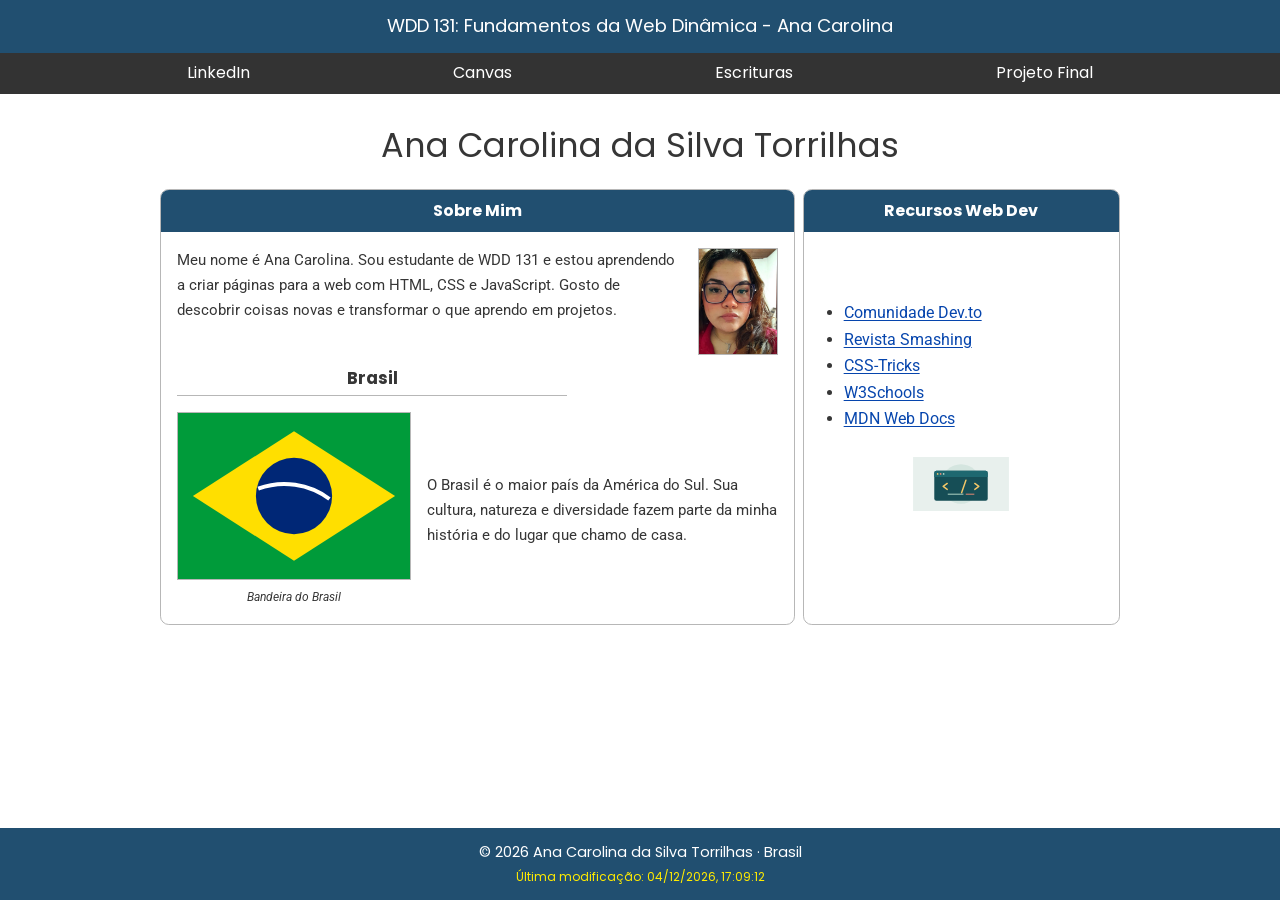
<file: index.html>
<!DOCTYPE html>
<html lang="pt-BR">
<head>
    <meta charset="UTF-8">
    <meta name="viewport" content="width=device-width, initial-scale=1.0">
    <meta name="description" content="WDD 131 – Fundamentos da Web Dinâmica. Página de Ana Carolina da Silva Torrilhas, com informações sobre desenvolvimento web, estudos e recursos do curso.">
    <meta name="author" content="Ana Carolina da Silva Torrilhas">
    <title>WDD 131 – Fundamentos da Web Dinâmica - Ana Carolina da Silva Torrilhas</title>
    <link rel="preconnect" href="https://fonts.googleapis.com">
    <link rel="preconnect" href="https://fonts.gstatic.com" crossorigin>
    <link href="https://fonts.googleapis.com/css2?family=Poppins:wght@400;500;600;700&family=Roboto:wght@400;500;700&display=swap" rel="stylesheet">
    <link rel="stylesheet" href="estilos/base.css">
    <script src="scripts/obterdatas.js" defer></script>
</head>
<body>
    <header class="site-header">
        <span id="titulo-curso">WDD 131: Fundamentos da Web Dinâmica - Ana Carolina</span>
        <nav aria-label="Navegação principal">
            <a href="https://www.linkedin.com/in/ana-carolina-torrilhas-a783473a3">LinkedIn</a>
            <a href="https://byupw.instructure.com/">Canvas</a>
            <a href="https://www.churchofjesuschrist.org/study/scriptures?lang=por">Escrituras</a>
            <a href="#projeto-final">Projeto Final</a>
        </nav>
    </header>

    <main>
        <h1>Ana Carolina da Silva Torrilhas</h1>
        <div class="card-grid">
            <section class="card about-card">
                <h2>Sobre Mim</h2>
                <div class="card-content">
                    <div class="about-intro">
                        <p>Meu nome é Ana Carolina. Sou estudante de WDD 131 e estou aprendendo a criar páginas para a web com HTML, CSS e JavaScript. Gosto de descobrir coisas novas e transformar o que aprendo em projetos.</p>
                        <img class="portrait" src="imagens/foto-ana-carolina.jpg" alt="Foto de Ana Carolina da Silva Torrilhas">
                    </div>
                    <h3>Brasil</h3>
                    <div class="country-info">
                        <figure>
                            <img src="imagens/bandeira-brasil.svg" alt="Bandeira do Brasil">
                            <figcaption>Bandeira do Brasil</figcaption>
                        </figure>
                        <p>O Brasil é o maior país da América do Sul. Sua cultura, natureza e diversidade fazem parte da minha história e do lugar que chamo de casa.</p>
                    </div>
                </div>
            </section>

            <section class="card resources-card" id="projeto-final">
                <h2>Recursos Web Dev</h2>
                <div class="card-content">
                    <ul>
                        <li><a href="https://dev.to/">Comunidade Dev.to</a></li>
                        <li><a href="https://www.smashingmagazine.com/">Revista Smashing</a></li>
                        <li><a href="https://css-tricks.com/">CSS-Tricks</a></li>
                        <li><a href="https://www.w3schools.com/">W3Schools</a></li>
                        <li><a href="https://developer.mozilla.org/pt-BR/">MDN Web Docs</a></li>
                    </ul>
                    <img class="resource-illustration" src="imagens/desenvolvimento-web.svg" alt="Ilustração de uma janela com código HTML e CSS">
                </div>
            </section>
        </div>
    </main>

    <footer>
        <p>© <span id="anoatual"></span> Ana Carolina da Silva Torrilhas · Brasil</p>
        <p id="ultimaModificacao"></p>
    </footer>
</body>
</html>
</file>
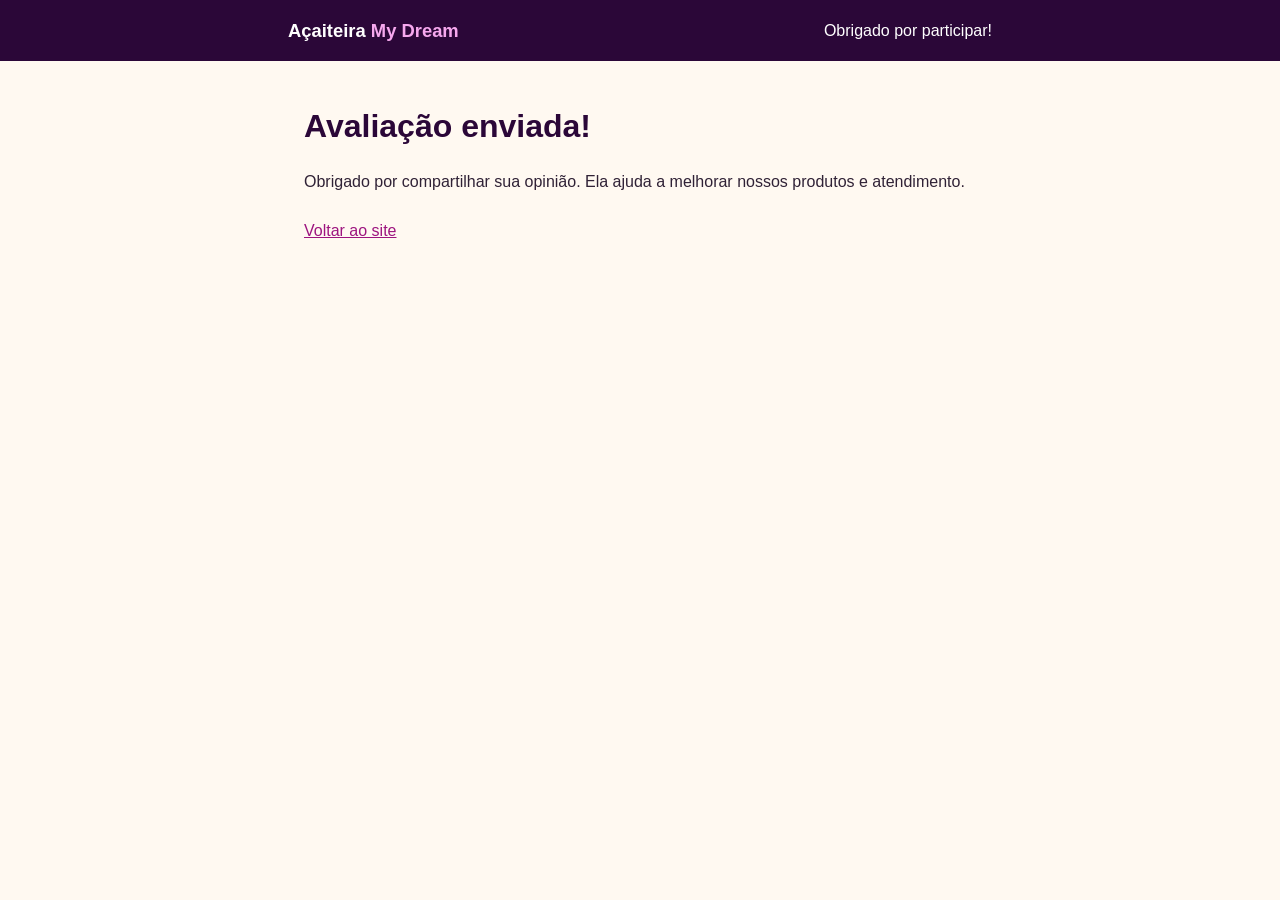
<file: avaliacao.html>
<!DOCTYPE html>
<html lang="pt-BR">
<head>
    <meta charset="UTF-8">
    <meta name="viewport" content="width=device-width, initial-scale=1.0">
    <meta name="description" content="Confirmação do envio da avaliação de produto da Açaiteira My Dream.">
    <meta name="author" content="Ana Carolina da Silva Torrilhas">
    <title>Avaliação enviada | Açaiteira My Dream</title>
    <link rel="stylesheet" href="estilos/formulario.css">
</head>
<body>
    <header class="site-header">
        <a class="brand" href="projeto/planejamentodosite.html">Açaiteira <strong>My Dream</strong></a>
        <p>Obrigado por participar!</p>
    </header>
    <main>
        <h1>Avaliação enviada!</h1>
        <p class="intro">Obrigado por compartilhar sua opinião. Ela ajuda a melhorar nossos produtos e atendimento.</p>
        <p><a href="projeto/planejamentodosite.html">Voltar ao site</a></p>
    </main>
</body>
</html>
</file>
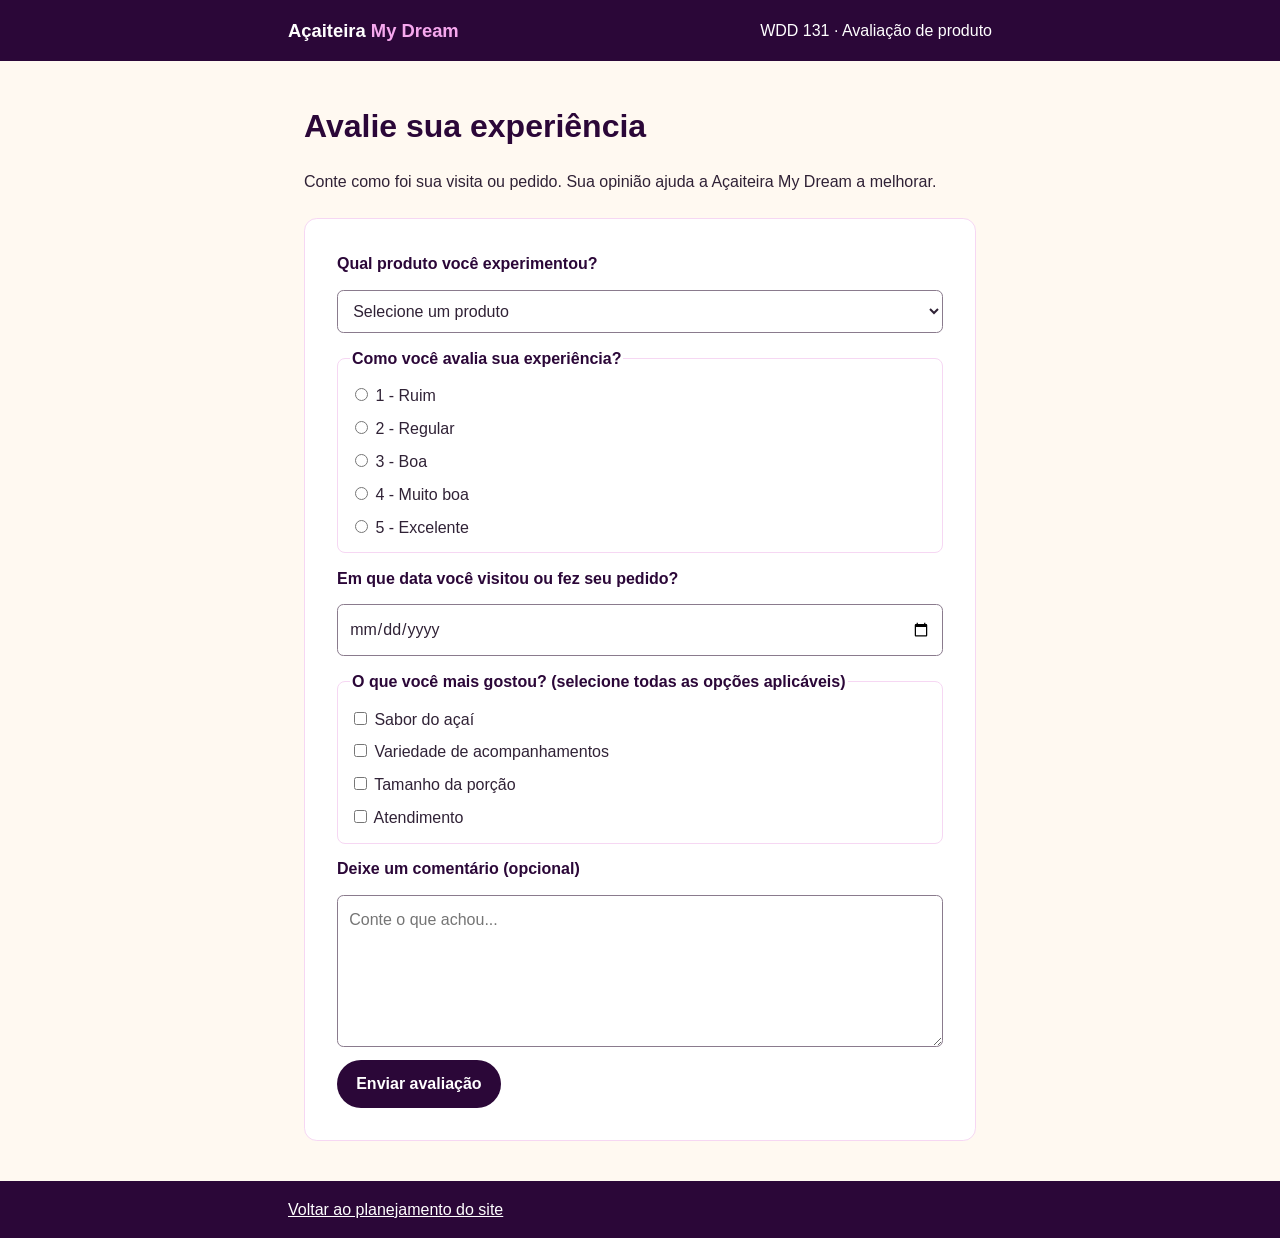
<file: formulario.html>
<!DOCTYPE html>
<html lang="pt-BR">
<head>
    <meta charset="UTF-8">
    <meta name="viewport" content="width=device-width, initial-scale=1.0">
    <meta name="description" content="Avalie os produtos e o atendimento da Açaiteira My Dream.">
    <meta name="author" content="Ana Carolina da Silva Torrilhas">
    <title>Avaliação de produto | Açaiteira My Dream</title>
    <link rel="stylesheet" href="estilos/formulario.css">
    <script src="scripts/formulario.js" defer></script>
</head>
<body>
    <a class="skip-link" href="#conteudo">Pular para o conteúdo</a>
    <header class="site-header">
        <a class="brand" href="projeto/planejamentodosite.html">Açaiteira <strong>My Dream</strong></a>
        <p>WDD 131 · Avaliação de produto</p>
    </header>

    <main id="conteudo">
        <h1 id="titulo-formulario">Avalie sua experiência</h1>
        <p class="intro">Conte como foi sua visita ou pedido. Sua opinião ajuda a Açaiteira My Dream a melhorar.</p>

        <form method="get" action="avaliacao.html" aria-labelledby="titulo-formulario">
            <label for="produto">Qual produto você experimentou?</label>
            <select id="produto" name="produto" required>
                <option value="" selected disabled>Selecione um produto</option>
                <option value="acai-tradicional">Açaí tradicional</option>
                <option value="acai-com-frutas">Açaí com frutas</option>
                <option value="acai-complementos">Açaí com complementos</option>
                <option value="outro">Outro</option>
            </select>

            <fieldset>
                <legend>Como você avalia sua experiência?</legend>
                <label for="nota-1"><input id="nota-1" name="avaliacao" type="radio" value="1" required> 1 - Ruim</label>
                <label for="nota-2"><input id="nota-2" name="avaliacao" type="radio" value="2" required> 2 - Regular</label>
                <label for="nota-3"><input id="nota-3" name="avaliacao" type="radio" value="3" required> 3 - Boa</label>
                <label for="nota-4"><input id="nota-4" name="avaliacao" type="radio" value="4" required> 4 - Muito boa</label>
                <label for="nota-5"><input id="nota-5" name="avaliacao" type="radio" value="5" required> 5 - Excelente</label>
            </fieldset>

            <label for="data-visita">Em que data você visitou ou fez seu pedido?</label>
            <input id="data-visita" name="data-visita" type="date" required>

            <fieldset>
                <legend>O que você mais gostou? (selecione todas as opções aplicáveis)</legend>
                <label for="gostei-sabor"><input id="gostei-sabor" name="destaques" type="checkbox" value="sabor"> Sabor do açaí</label>
                <label for="gostei-acompanhamentos"><input id="gostei-acompanhamentos" name="destaques" type="checkbox" value="acompanhamentos"> Variedade de acompanhamentos</label>
                <label for="gostei-porcao"><input id="gostei-porcao" name="destaques" type="checkbox" value="porcao"> Tamanho da porção</label>
                <label for="gostei-atendimento"><input id="gostei-atendimento" name="destaques" type="checkbox" value="atendimento"> Atendimento</label>
            </fieldset>

            <label for="comentario">Deixe um comentário (opcional)</label>
            <textarea id="comentario" name="comentario" rows="5" maxlength="500" placeholder="Conte o que achou..."></textarea>

            <button type="submit">Enviar avaliação</button>
        </form>
    </main>

    <footer class="site-footer">
        <p><a href="projeto/planejamentodosite.html">Voltar ao planejamento do site</a></p>
    </footer>
</body>
</html>
</file>
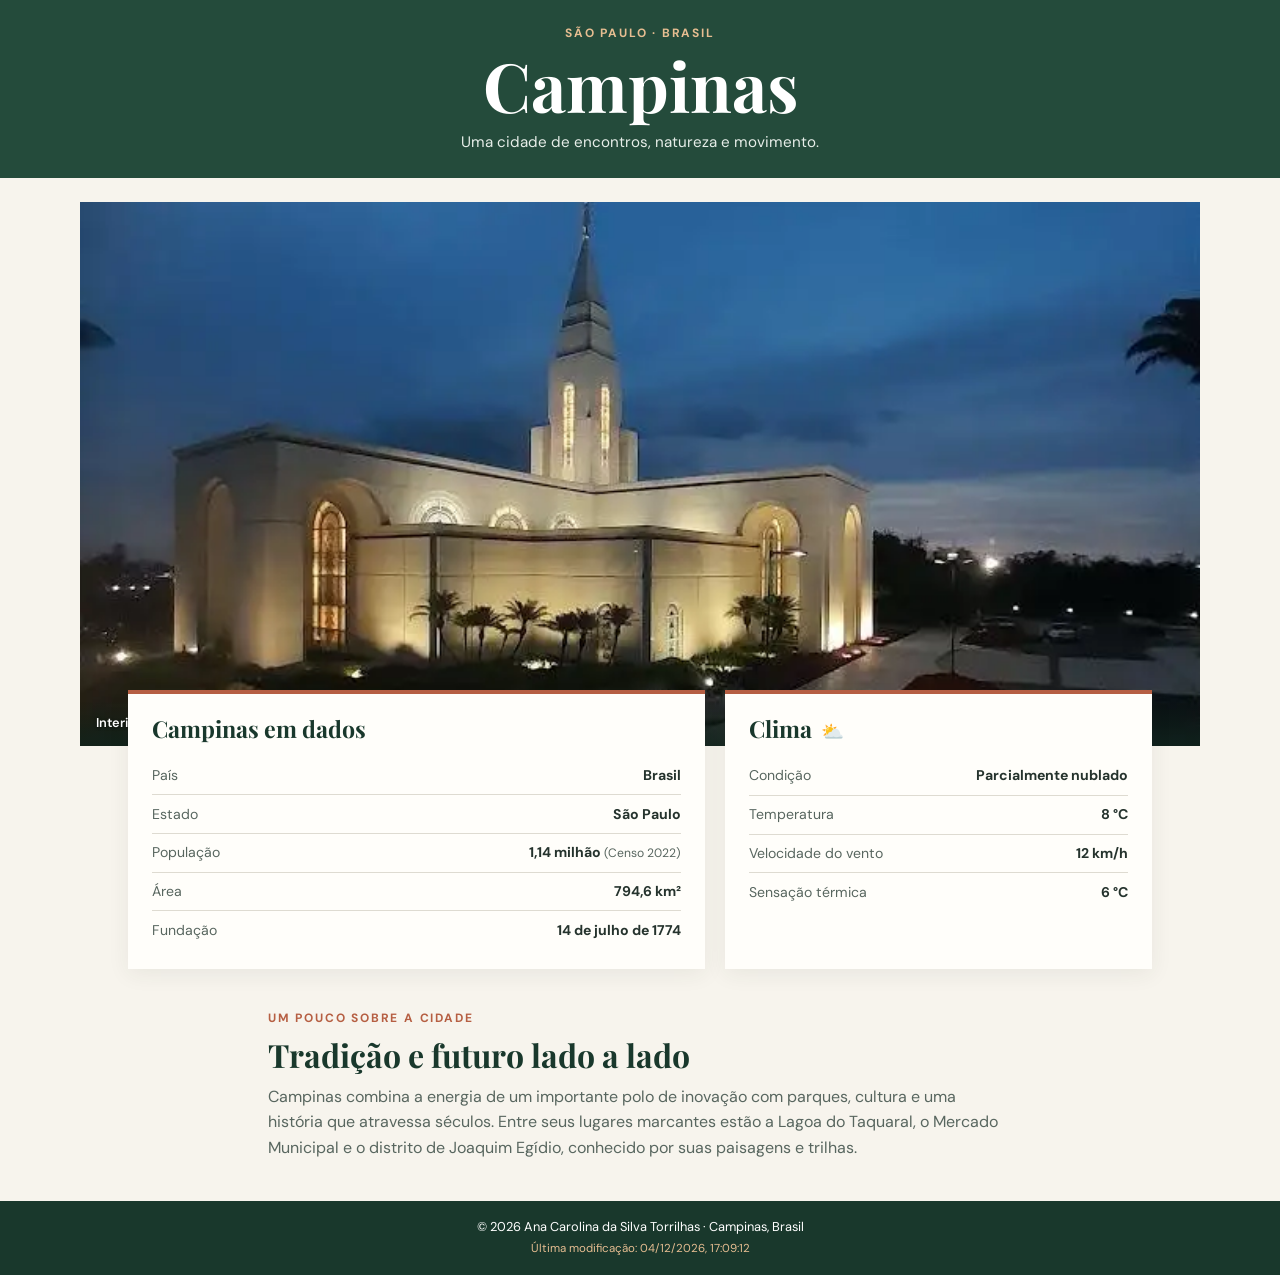
<file: local.html>
<!DOCTYPE html>
<html lang="pt-BR">
<head>
    <meta charset="UTF-8">
    <meta name="viewport" content="width=device-width, initial-scale=1.0">
    <meta name="description" content="Conheça Campinas, uma cidade vibrante do interior de São Paulo, com áreas verdes, cultura e história.">
    <meta name="author" content="Ana Carolina da Silva Torrilhas">
    <title>Campinas, Brasil | Um lugar especial</title>
    <link rel="preconnect" href="https://fonts.googleapis.com">
    <link rel="preconnect" href="https://fonts.gstatic.com" crossorigin>
    <link href="https://fonts.googleapis.com/css2?family=DM+Sans:wght@400;500;600;700&family=Playfair+Display:wght@600;700&display=swap" rel="stylesheet">
    <link rel="stylesheet" href="estilos/local.css">
    <script src="scripts/local.js" defer></script>
</head>
<body>
    <header class="site-header">
        <p class="eyebrow">São Paulo · Brasil</p>
        <h1>Campinas</h1>
        <p class="tagline">Uma cidade de encontros, natureza e movimento.</p>
    </header>

    <main>
        <section class="hero" aria-label="Paisagem de Campinas">
            <picture>
                <source media="(max-width: 40rem)" srcset="imagens/campinas-torre.webp">
                <source media="(min-width: 40.01rem)" srcset="imagens/campinas-crepusculo.webp">
                <img
                    class="hero-image"
                    src="imagens/campinas-crepusculo.webp"
                    srcset="imagens/campinas-crepusculo.webp"
                    alt="Templo de Campinas com torre e jardins"
                    fetchpriority="high">
            </picture>
            <div class="hero-caption">
                <span>Interior de São Paulo</span>
                <span class="caption-dot" aria-hidden="true"></span>
                <span>Desde 1774</span>
            </div>
        </section>

        <div class="information-grid">
            <section class="info-panel data-panel" aria-labelledby="dados-titulo">
                <h2 id="dados-titulo">Campinas em dados</h2>
                <dl>
                    <div class="data-row">
                        <dt>País</dt>
                        <dd>Brasil</dd>
                    </div>
                    <div class="data-row">
                        <dt>Estado</dt>
                        <dd>São Paulo</dd>
                    </div>
                    <div class="data-row">
                        <dt>População</dt>
                        <dd>1,14 milhão <span>(Censo 2022)</span></dd>
                    </div>
                    <div class="data-row">
                        <dt>Área</dt>
                        <dd>794,6 km²</dd>
                    </div>
                    <div class="data-row">
                        <dt>Fundação</dt>
                        <dd>14 de julho de 1774</dd>
                    </div>
                </dl>
            </section>

            <section class="info-panel weather-panel" aria-labelledby="clima-titulo">
                <h2 id="clima-titulo">Clima</h2>
                <img class="weather-icon" src="imagens/clima-parcialmente-nublado.svg" alt="" aria-hidden="true">
                <dl>
                    <div class="data-row">
                        <dt>Condição</dt>
                        <dd>Parcialmente nublado</dd>
                    </div>
                    <div class="data-row">
                        <dt>Temperatura</dt>
                        <dd><span id="temperatura">8</span> °C</dd>
                    </div>
                    <div class="data-row">
                        <dt>Velocidade do vento</dt>
                        <dd><span id="velocidade-vento">12</span> km/h</dd>
                    </div>
                    <div class="data-row">
                        <dt>Sensação térmica</dt>
                        <dd><span id="sensacao-termica" aria-live="polite">—</span></dd>
                    </div>
                </dl>
            </section>
        </div>

        <section class="about-place" aria-labelledby="sobre-titulo">
            <p class="eyebrow">Um pouco sobre a cidade</p>
            <h2 id="sobre-titulo">Tradição e futuro lado a lado</h2>
            <p>Campinas combina a energia de um importante polo de inovação com parques, cultura e uma história que atravessa séculos. Entre seus lugares marcantes estão a Lagoa do Taquaral, o Mercado Municipal e o distrito de Joaquim Egídio, conhecido por suas paisagens e trilhas.</p>
        </section>
    </main>

    <footer>
        <p>© <span id="anoatual"></span> Ana Carolina da Silva Torrilhas · Campinas, Brasil</p>
        <p id="ultimaModificacao"></p>
    </footer>
</body>
</html>
</file>
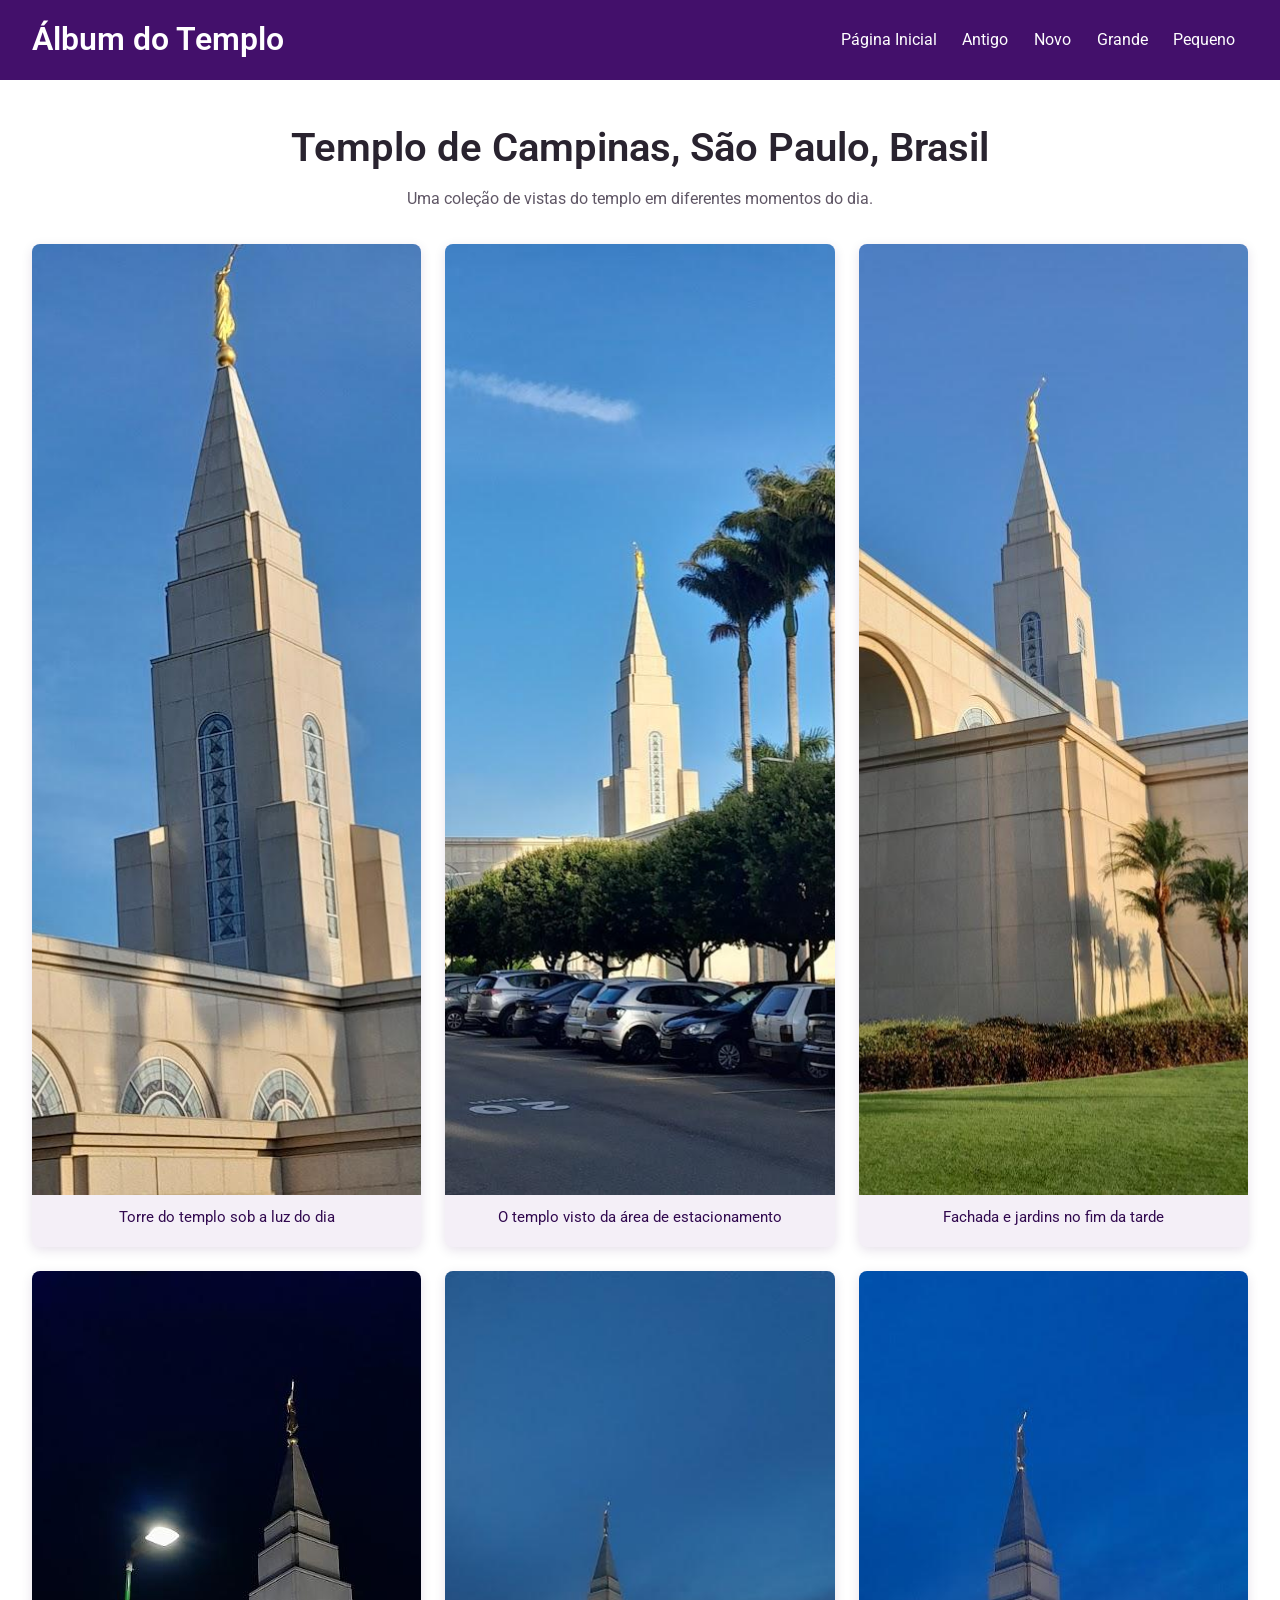
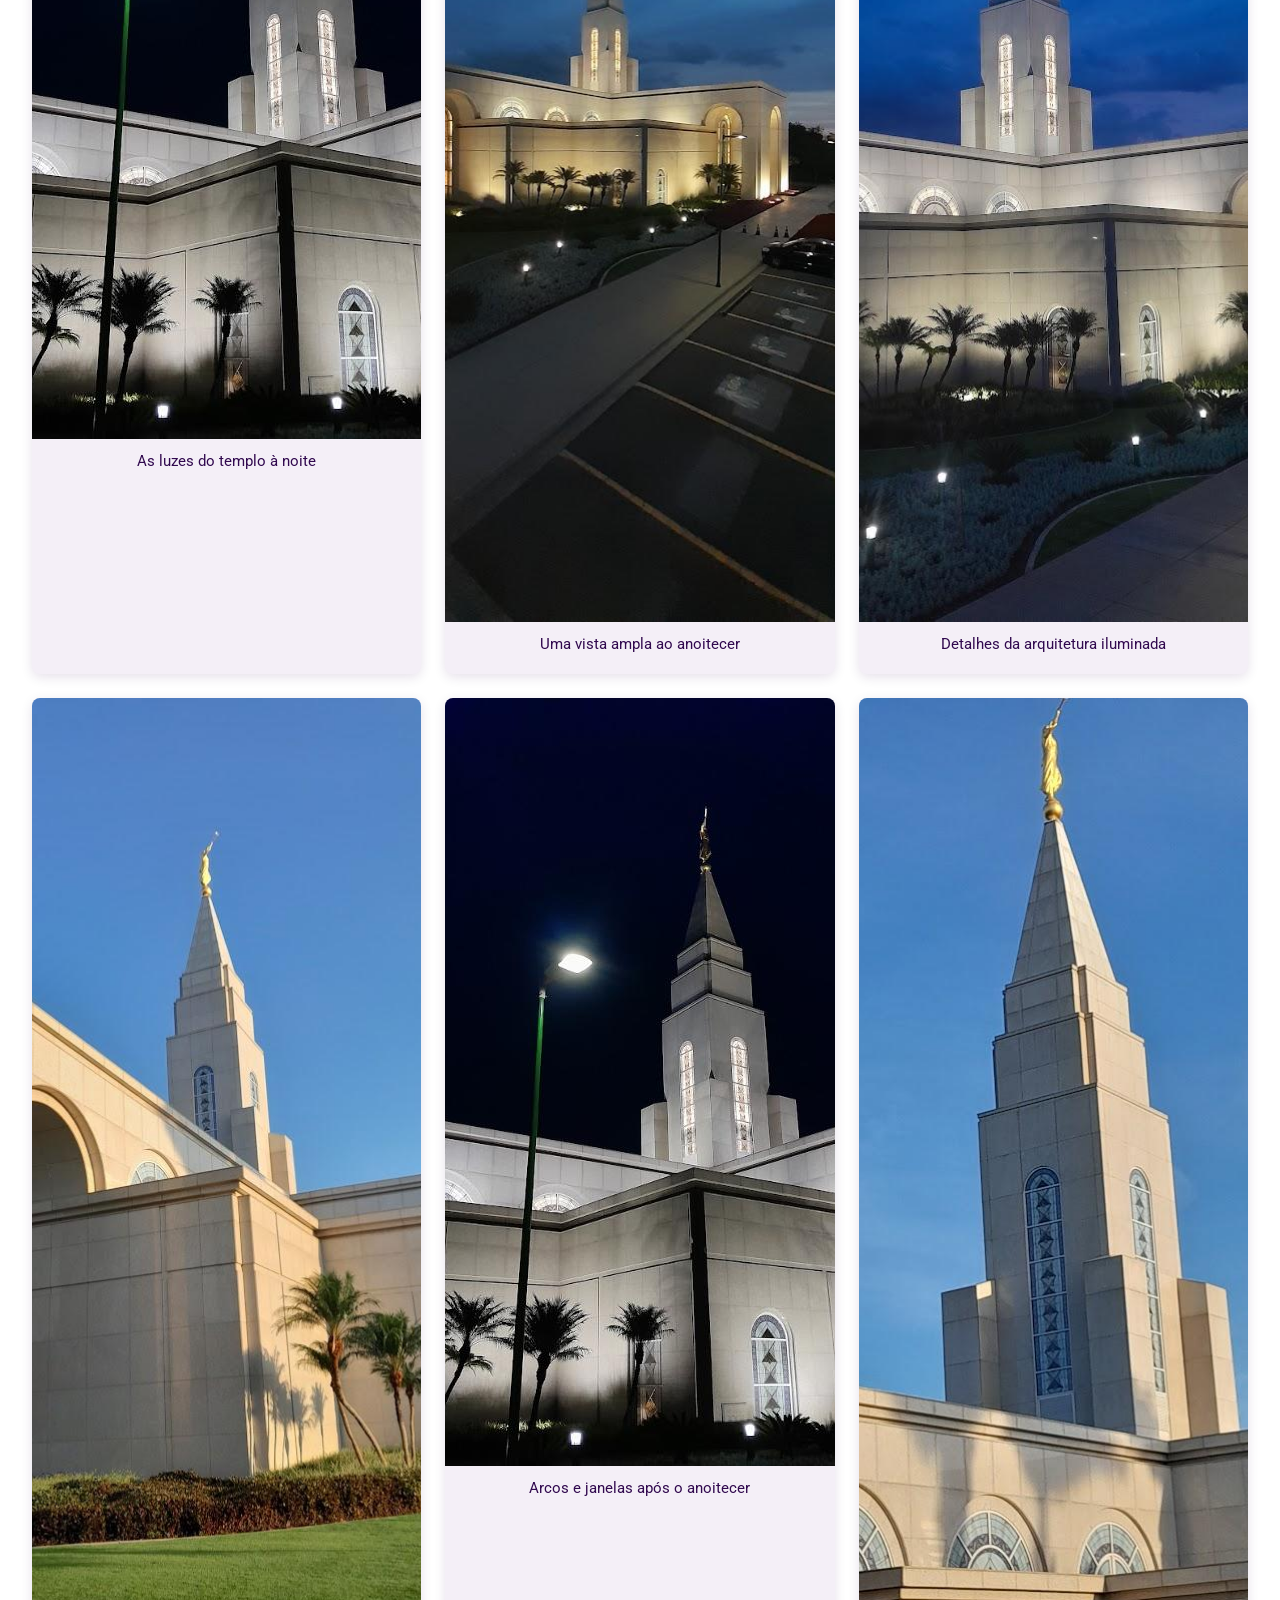
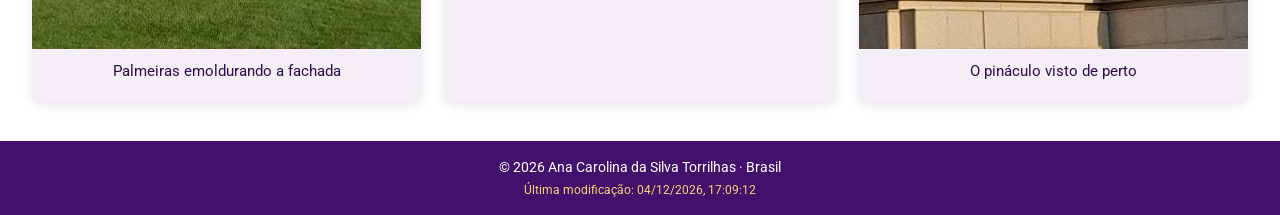
<file: templos.html>
<!DOCTYPE html>
<html lang="pt-BR">
<head>
    <meta charset="UTF-8">
    <meta name="viewport" content="width=device-width, initial-scale=1.0">
    <meta name="description" content="Álbum de fotos do Templo de Campinas, São Paulo, Brasil.">
    <meta name="author" content="Ana Carolina da Silva Torrilhas">
    <title>Álbum do Templo | Ana Carolina</title>
    <link rel="preconnect" href="https://fonts.googleapis.com">
    <link rel="preconnect" href="https://fonts.gstatic.com" crossorigin>
    <link href="https://fonts.googleapis.com/css2?family=Roboto:wght@400;600&display=swap" rel="stylesheet">
    <link rel="stylesheet" href="estilos/templos.css">
    <link rel="stylesheet" href="estilos/templos-grandes.css" media="(min-width: 38rem)">
    <script src="scripts/templos.js" defer></script>
</head>
<body class="gallery-page">
    <header class="site-header">
        <a class="site-title" href="#inicio">Álbum do Templo</a>
        <button class="menu-toggle" type="button" aria-label="Abrir menu" aria-expanded="false" aria-controls="menu-principal">
            <span></span>
            <span></span>
            <span></span>
        </button>
        <nav id="menu-principal" aria-label="Navegação principal">
            <a href="#inicio">Página Inicial</a>
            <a href="#antigo">Antigo</a>
            <a href="#novo">Novo</a>
            <a href="#grande">Grande</a>
            <a href="#pequeno">Pequeno</a>
        </nav>
    </header>

    <main id="inicio">
        <h1>Templo de Campinas, São Paulo, Brasil</h1>
        <p class="intro">Uma coleção de vistas do templo em diferentes momentos do dia.</p>
        <section class="gallery" aria-label="Galeria de fotos do Templo de Campinas, São Paulo, Brasil">
            <figure id="antigo">
                <img src="imagens/campinas-torre.jpg" alt="Torre e pináculo do Templo de Campinas contra o céu azul" width="713" height="951" fetchpriority="high">
                <figcaption>Torre do templo sob a luz do dia</figcaption>
            </figure>
            <figure id="novo">
                <img src="imagens/campinas-vista.jpg" alt="Templo de Campinas visto por trás de árvores e carros estacionados" width="713" height="951" loading="lazy">
                <figcaption>O templo visto da área de estacionamento</figcaption>
            </figure>
            <figure id="grande">
                <img src="imagens/campinas-jardins.jpg" alt="Fachada do templo, jardins e palmeiras ao entardecer" width="713" height="951" loading="lazy">
                <figcaption>Fachada e jardins no fim da tarde</figcaption>
            </figure>
            <figure>
                <img src="imagens/campinas-noite.jpg" alt="Fachada iluminada do templo durante a noite" width="1024" height="768" loading="lazy">
                <figcaption>As luzes do templo à noite</figcaption>
            </figure>
            <figure>
                <img src="imagens/campinas-crepusculo.jpg" alt="Vista ampla do templo iluminado ao anoitecer" width="713" height="951" loading="lazy">
                <figcaption>Uma vista ampla ao anoitecer</figcaption>
            </figure>
            <figure id="pequeno">
                <img src="imagens/campinas-luzes.jpg" alt="Detalhes das janelas e da iluminação do templo ao anoitecer" width="713" height="951" loading="lazy">
                <figcaption>Detalhes da arquitetura iluminada</figcaption>
            </figure>
            <figure>
                <img src="imagens/campinas-jardins.jpg" alt="Palmeiras e jardins diante da fachada do templo" width="713" height="951" loading="lazy">
                <figcaption>Palmeiras emoldurando a fachada</figcaption>
            </figure>
            <figure>
                <img src="imagens/campinas-noite.jpg" alt="Arcos e janelas da fachada iluminados à noite" width="1024" height="768" loading="lazy">
                <figcaption>Arcos e janelas após o anoitecer</figcaption>
            </figure>
            <figure>
                <img src="imagens/campinas-torre.jpg" alt="Vista de baixo para cima da torre do templo" width="713" height="951" loading="lazy">
                <figcaption>O pináculo visto de perto</figcaption>
            </figure>
        </section>
    </main>

    <footer>
        <p>© <span id="anoatual"></span> Ana Carolina da Silva Torrilhas · Brasil</p>
        <p id="ultimaModificacao"></p>
    </footer>
</body>
</html>
</file>
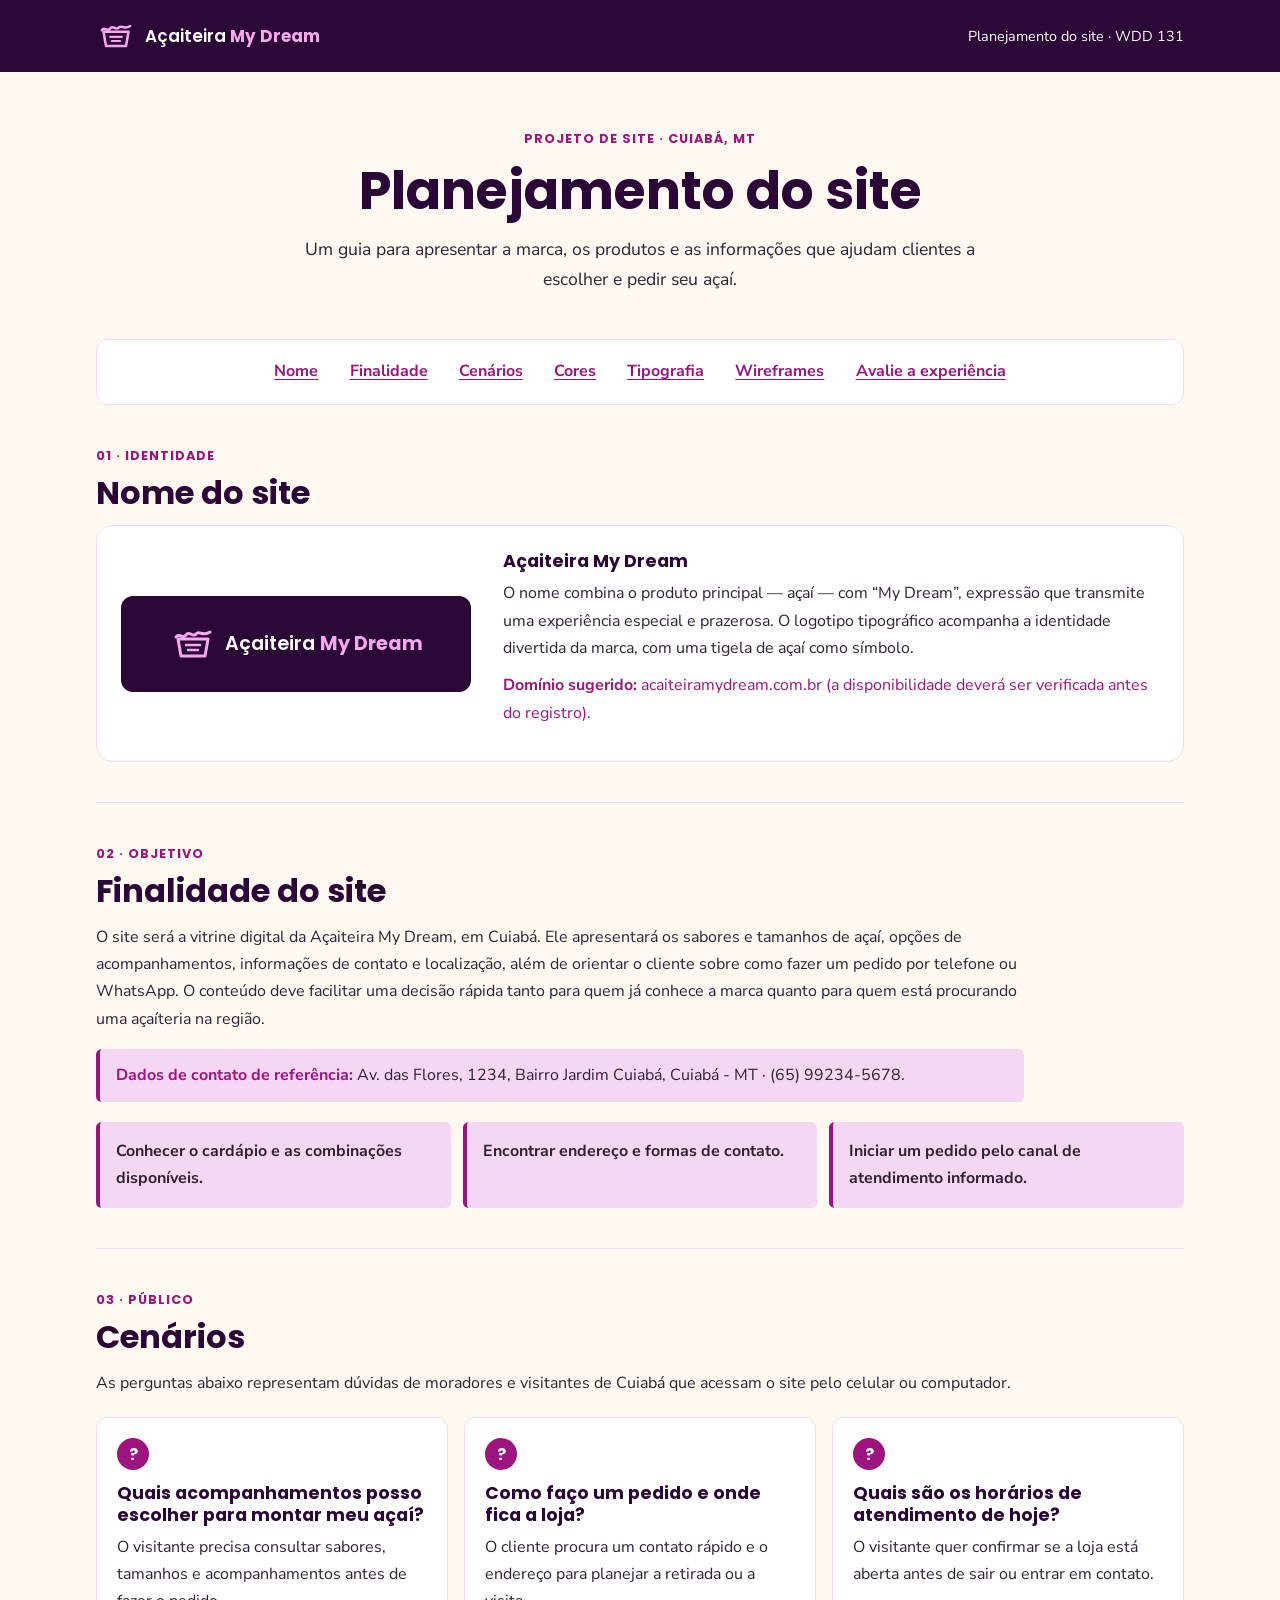
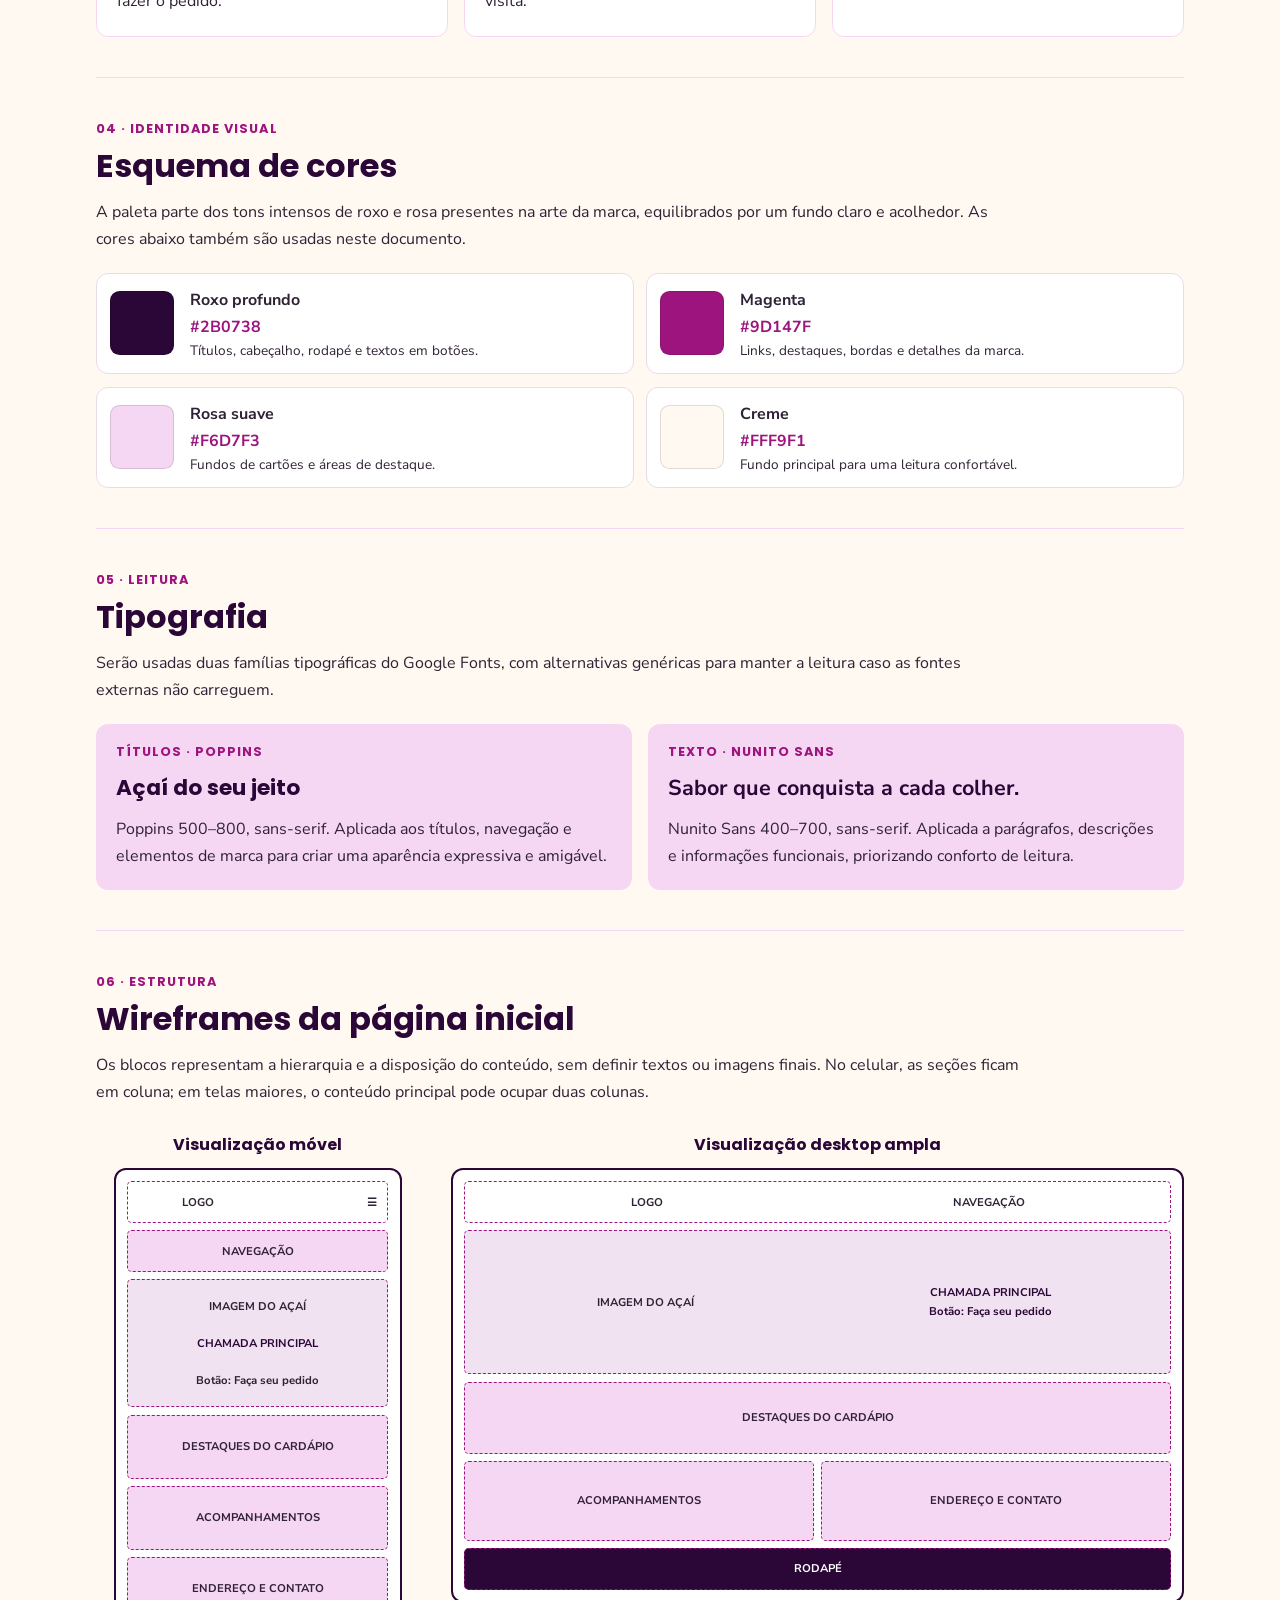
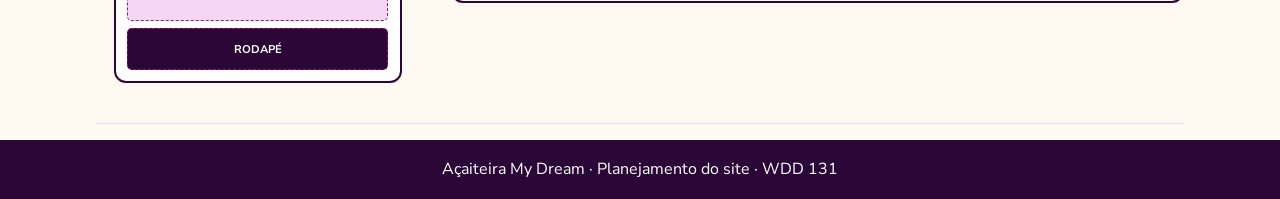
<file: projeto/planejamentodosite.html>
<!DOCTYPE html>
<html lang="pt-BR">
<head>
    <meta charset="UTF-8">
    <meta name="viewport" content="width=device-width, initial-scale=1.0">
    <meta name="description" content="Planejamento do site da Açaiteira My Dream: identidade visual, público, conteúdo, cores, tipografia e wireframes.">
    <meta name="author" content="Ana Carolina da Silva Torrilhas">
    <title>Planejamento do site | Açaiteira My Dream</title>
    <link rel="preconnect" href="https://fonts.googleapis.com">
    <link rel="preconnect" href="https://fonts.gstatic.com" crossorigin>
    <link href="https://fonts.googleapis.com/css2?family=Nunito+Sans:wght@400;600;700&family=Poppins:wght@500;600;700;800&display=swap" rel="stylesheet">
    <link rel="stylesheet" href="planejamento.css">
</head>
<body>
    <a class="skip-link" href="#conteudo">Pular para o conteúdo</a>
    <header class="site-header">
        <a class="brand" href="#inicio" aria-label="Açaiteira My Dream — início">
            <svg class="brand-icon" viewBox="0 0 48 48" role="img" aria-labelledby="logo-title">
                <title id="logo-title">Símbolo de uma tigela de açaí</title>
                <path d="M9 19h30l-3 17H12L9 19Z" fill="none" stroke="currentColor" stroke-width="3" stroke-linejoin="round"/>
                <path d="M7 17c3-5 7 3 10-2s7 3 10-1 7 3 14-2" fill="none" stroke="currentColor" stroke-width="3" stroke-linecap="round"/>
                <path d="M17 25h14M19 30h10" stroke="currentColor" stroke-width="2.5" stroke-linecap="round"/>
            </svg>
            <span>Açaiteira <strong>My Dream</strong></span>
        </a>
        <p>Planejamento do site · WDD 131</p>
    </header>

    <main id="conteudo">
        <section class="intro" id="inicio" aria-labelledby="titulo-principal">
            <p class="eyebrow">Projeto de site · Cuiabá, MT</p>
            <h1 id="titulo-principal">Planejamento do site</h1>
            <p>Um guia para apresentar a marca, os produtos e as informações que ajudam clientes a escolher e pedir seu açaí.</p>
        </section>

        <nav class="section-nav" aria-label="Seções do planejamento">
            <a href="#nome">Nome</a>
            <a href="#finalidade">Finalidade</a>
            <a href="#cenarios">Cenários</a>
            <a href="#cores">Cores</a>
            <a href="#tipografia">Tipografia</a>
            <a href="#wireframes">Wireframes</a>
            <a href="../formulario.html">Avalie a experiência</a>
        </nav>

        <section class="plan-section" id="nome" aria-labelledby="nome-heading">
            <p class="section-number">01 · Identidade</p>
            <h2 id="nome-heading">Nome do site</h2>
            <div class="brand-showcase">
                <div class="brand large-brand" role="img" aria-label="Logotipo tipográfico Açaiteira My Dream">
                    <svg class="brand-icon" viewBox="0 0 48 48" aria-hidden="true">
                        <path d="M9 19h30l-3 17H12L9 19Z" fill="none" stroke="currentColor" stroke-width="3" stroke-linejoin="round"/>
                        <path d="M7 17c3-5 7 3 10-2s7 3 10-1 7 3 14-2" fill="none" stroke="currentColor" stroke-width="3" stroke-linecap="round"/>
                        <path d="M17 25h14M19 30h10" stroke="currentColor" stroke-width="2.5" stroke-linecap="round"/>
                    </svg>
                    <span>Açaiteira <strong>My Dream</strong></span>
                </div>
                <div>
                    <h3>Açaiteira My Dream</h3>
                    <p>O nome combina o produto principal — açaí — com “My Dream”, expressão que transmite uma experiência especial e prazerosa. O logotipo tipográfico acompanha a identidade divertida da marca, com uma tigela de açaí como símbolo.</p>
                    <p class="domain-note"><strong>Domínio sugerido:</strong> acaiteiramydream.com.br (a disponibilidade deverá ser verificada antes do registro).</p>
                </div>
            </div>
        </section>

        <section class="plan-section" id="finalidade" aria-labelledby="finalidade-heading">
            <p class="section-number">02 · Objetivo</p>
            <h2 id="finalidade-heading">Finalidade do site</h2>
            <p>O site será a vitrine digital da Açaiteira My Dream, em Cuiabá. Ele apresentará os sabores e tamanhos de açaí, opções de acompanhamentos, informações de contato e localização, além de orientar o cliente sobre como fazer um pedido por telefone ou WhatsApp. O conteúdo deve facilitar uma decisão rápida tanto para quem já conhece a marca quanto para quem está procurando uma açaíteria na região.</p>
            <p class="contact-note"><strong>Dados de contato de referência:</strong> Av. das Flores, 1234, Bairro Jardim Cuiabá, Cuiabá - MT · (65) 99234-5678.</p>
            <ul class="purpose-list">
                <li>Conhecer o cardápio e as combinações disponíveis.</li>
                <li>Encontrar endereço e formas de contato.</li>
                <li>Iniciar um pedido pelo canal de atendimento informado.</li>
            </ul>
        </section>

        <section class="plan-section" id="cenarios" aria-labelledby="cenarios-heading">
            <p class="section-number">03 · Público</p>
            <h2 id="cenarios-heading">Cenários</h2>
            <p>As perguntas abaixo representam dúvidas de moradores e visitantes de Cuiabá que acessam o site pelo celular ou computador.</p>
            <div class="scenario-grid">
                <article class="scenario">
                    <span class="scenario-mark" aria-hidden="true">?</span>
                    <h3>Quais acompanhamentos posso escolher para montar meu açaí?</h3>
                    <p>O visitante precisa consultar sabores, tamanhos e acompanhamentos antes de fazer o pedido.</p>
                </article>
                <article class="scenario">
                    <span class="scenario-mark" aria-hidden="true">?</span>
                    <h3>Como faço um pedido e onde fica a loja?</h3>
                    <p>O cliente procura um contato rápido e o endereço para planejar a retirada ou a visita.</p>
                </article>
                <article class="scenario">
                    <span class="scenario-mark" aria-hidden="true">?</span>
                    <h3>Quais são os horários de atendimento de hoje?</h3>
                    <p>O visitante quer confirmar se a loja está aberta antes de sair ou entrar em contato.</p>
                </article>
            </div>
        </section>

        <section class="plan-section" id="cores" aria-labelledby="cores-heading">
            <p class="section-number">04 · Identidade visual</p>
            <h2 id="cores-heading">Esquema de cores</h2>
            <p>A paleta parte dos tons intensos de roxo e rosa presentes na arte da marca, equilibrados por um fundo claro e acolhedor. As cores abaixo também são usadas neste documento.</p>
            <ul class="color-palette">
                <li class="color-swatch">
                    <span class="swatch swatch-purple" aria-hidden="true"></span>
                    <span><strong>Roxo profundo</strong><code>#2B0738</code><small>Títulos, cabeçalho, rodapé e textos em botões.</small></span>
                </li>
                <li class="color-swatch">
                    <span class="swatch swatch-pink" aria-hidden="true"></span>
                    <span><strong>Magenta</strong><code>#9D147F</code><small>Links, destaques, bordas e detalhes da marca.</small></span>
                </li>
                <li class="color-swatch">
                    <span class="swatch swatch-blush" aria-hidden="true"></span>
                    <span><strong>Rosa suave</strong><code>#F6D7F3</code><small>Fundos de cartões e áreas de destaque.</small></span>
                </li>
                <li class="color-swatch">
                    <span class="swatch swatch-cream" aria-hidden="true"></span>
                    <span><strong>Creme</strong><code>#FFF9F1</code><small>Fundo principal para uma leitura confortável.</small></span>
                </li>
            </ul>
        </section>

        <section class="plan-section" id="tipografia" aria-labelledby="tipografia-heading">
            <p class="section-number">05 · Leitura</p>
            <h2 id="tipografia-heading">Tipografia</h2>
            <p>Serão usadas duas famílias tipográficas do Google Fonts, com alternativas genéricas para manter a leitura caso as fontes externas não carreguem.</p>
            <div class="type-samples">
                <article class="type-sample">
                    <h3 class="font-label">Títulos · Poppins</h3>
                    <p class="poppins-sample">Açaí do seu jeito</p>
                    <p>Poppins 500–800, sans-serif. Aplicada aos títulos, navegação e elementos de marca para criar uma aparência expressiva e amigável.</p>
                </article>
                <article class="type-sample">
                    <h3 class="font-label">Texto · Nunito Sans</h3>
                    <p class="nunito-sample">Sabor que conquista a cada colher.</p>
                    <p>Nunito Sans 400–700, sans-serif. Aplicada a parágrafos, descrições e informações funcionais, priorizando conforto de leitura.</p>
                </article>
            </div>
        </section>

        <section class="plan-section" id="wireframes" aria-labelledby="wireframes-heading">
            <p class="section-number">06 · Estrutura</p>
            <h2 id="wireframes-heading">Wireframes da página inicial</h2>
            <p>Os blocos representam a hierarquia e a disposição do conteúdo, sem definir textos ou imagens finais. No celular, as seções ficam em coluna; em telas maiores, o conteúdo principal pode ocupar duas colunas.</p>
            <div class="wireframe-grid">
                <figure class="wireframe-figure">
                    <figcaption>Visualização móvel</figcaption>
                    <div class="wireframe mobile-wireframe" role="img" aria-label="Wireframe móvel: cabeçalho, navegação, imagem principal, chamada para pedido, cardápio, localização e rodapé em uma coluna">
                        <div class="wf-header"><span>LOGO</span><span class="wf-menu">☰</span></div>
                        <div class="wf-nav">NAVEGAÇÃO</div>
                        <div class="wf-hero"><span>IMAGEM DO AÇAÍ</span><strong>CHAMADA PRINCIPAL</strong><span>Botão: Faça seu pedido</span></div>
                        <div class="wf-block">DESTAQUES DO CARDÁPIO</div>
                        <div class="wf-block">ACOMPANHAMENTOS</div>
                        <div class="wf-block">ENDEREÇO E CONTATO</div>
                        <div class="wf-footer">RODAPÉ</div>
                    </div>
                </figure>
                <figure class="wireframe-figure">
                    <figcaption>Visualização desktop ampla</figcaption>
                    <div class="wireframe desktop-wireframe" role="img" aria-label="Wireframe desktop: cabeçalho com navegação, imagem e chamada principal em duas colunas, cardápio, acompanhamentos, contato e rodapé">
                        <div class="wf-header"><span>LOGO</span><span>NAVEGAÇÃO</span></div>
                        <div class="wf-hero"><span>IMAGEM DO AÇAÍ</span><strong>CHAMADA PRINCIPAL<br>Botão: Faça seu pedido</strong></div>
                        <div class="wf-wide-block">DESTAQUES DO CARDÁPIO</div>
                        <div class="wf-columns">
                            <div class="wf-block">ACOMPANHAMENTOS</div>
                            <div class="wf-block">ENDEREÇO E CONTATO</div>
                        </div>
                        <div class="wf-footer">RODAPÉ</div>
                    </div>
                </figure>
            </div>
        </section>

    </main>

    <footer class="site-footer">
        <p>Açaiteira My Dream · Planejamento do site · WDD 131</p>
    </footer>
</body>
</html>
</file>
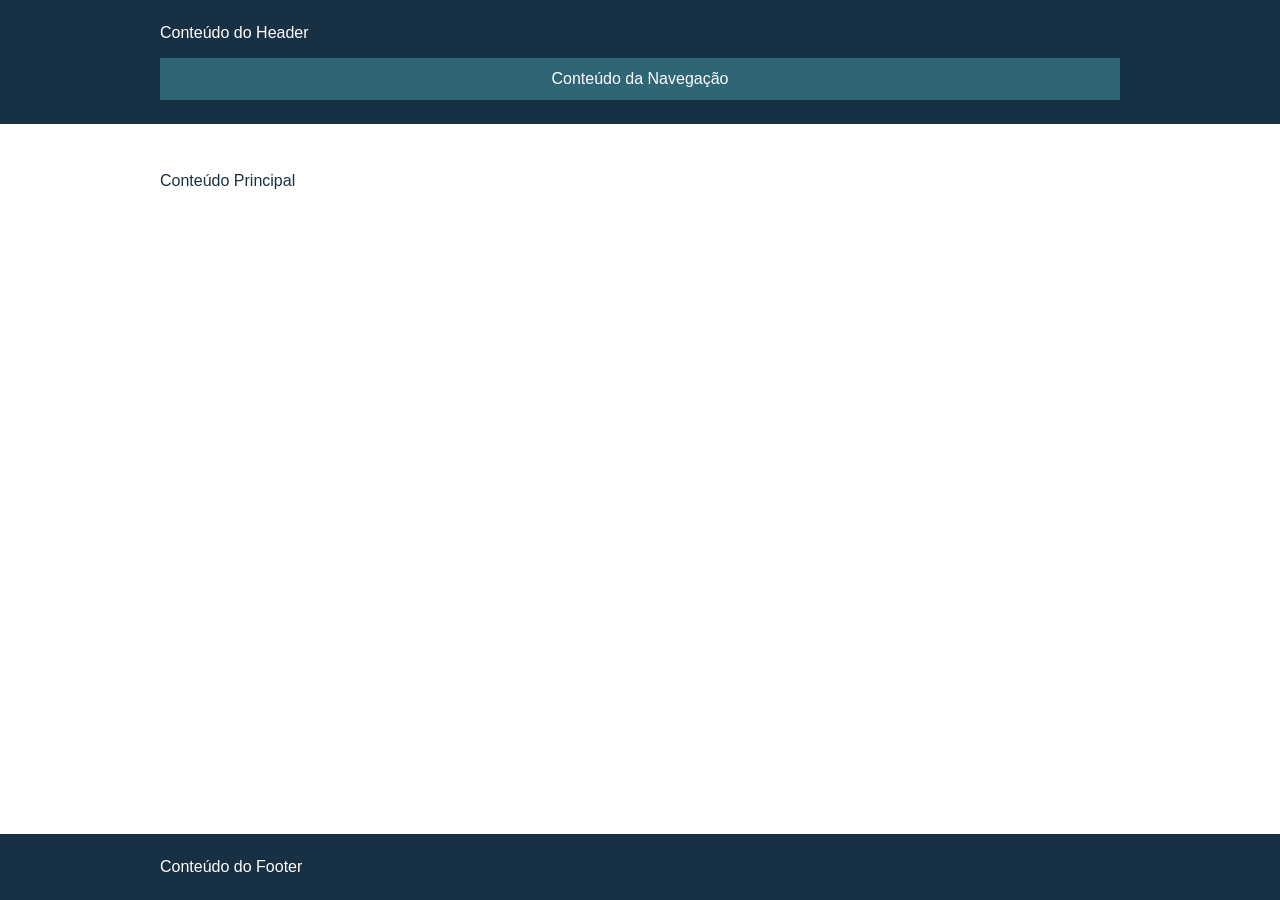
<file: semana01/layout-basico.html>
<!DOCTYPE html>
<html lang="pt-BR">
<head>
    <meta charset="UTF-8">
    <meta name="viewport" content="width=device-width, initial-scale=1.0">
    <title>Carol | WDD 131</title>
    <link rel="stylesheet" href="estilos/layout.css">
</head>
<body>
    <header>
        <p>Conteúdo do Header</p>
        <div class="container">
            <nav aria-label="Navegação principal">
                <p>Conteúdo da Navegação</p>
            </nav>
        </div>
    </header>

    <main>
        <p>Conteúdo Principal</p>
    </main>

    <footer>
        <p>Conteúdo do Footer</p>
    </footer>
</body>
</html>
</file>
<file: estilos/base.css>
:root {
    color-scheme: light;
    --color-blue: #214f70;
    --color-charcoal: #333333;
    --color-text: #363636;
    --color-border: #b7b7b7;
    --font-body: "Roboto", sans-serif;
    --font-heading: "Poppins", sans-serif;
}

* {
    box-sizing: border-box;
}

body {
    display: flex;
    flex-direction: column;
    min-height: 100vh;
    margin: 0;
    color: var(--color-text);
    background: #ffffff;
    font-family: var(--font-body);
    line-height: 1.65;
}

.site-header {
    padding: 0;
    color: #ffffff;
    background: var(--color-blue);
    text-align: center;
}

#titulo-curso {
    display: block;
    padding: 0.7rem 1rem;
    font-family: var(--font-heading);
    font-size: 1.15rem;
    font-weight: 400;
}

nav {
    display: flex;
    justify-content: space-evenly;
    color: #ffffff;
    background: var(--color-charcoal);
}

nav a {
    position: relative;
    padding: 0.45rem 1rem;
    color: #ffffff;
    font-family: var(--font-heading);
    text-align: center;
    text-decoration: none;
    transition: color 180ms ease, background-color 180ms ease;
}

nav a:hover,
nav a:focus-visible {
    color: #ffffff;
    background: #4a4a4a;
}

nav a::after {
    position: absolute;
    right: 1rem;
    bottom: 0.25rem;
    left: 1rem;
    height: 2px;
    background: #9dc9e7;
    content: "";
    transform: scaleX(0);
    transition: transform 180ms ease;
}

nav a:hover::after,
nav a:focus-visible::after {
    transform: scaleX(1);
}

main {
    width: min(100% - 2rem, 60rem);
    margin: 0 auto;
    padding: 1.5rem 0 1rem;
    flex: 1;
}

h1,
h2,
h3 {
    font-family: var(--font-heading);
}

h1 {
    margin: 0 0 1rem;
    font-size: clamp(1.8rem, 4vw, 2.1rem);
    font-weight: 400;
    text-align: center;
}

.card-grid {
    display: grid;
    grid-template-columns: minmax(0, 2fr) minmax(12rem, 1fr);
    gap: 0.5rem;
}

.card {
    overflow: hidden;
    align-self: stretch;
    border: 1px solid var(--color-border);
    border-radius: 0.55rem;
    background: #ffffff;
}

.card > h2 {
    margin: 0;
    padding: 0.5rem 1rem;
    color: #ffffff;
    background: var(--color-blue);
    font-size: 1rem;
    font-weight: 700;
    text-align: center;
}

.card-content {
    padding: 1rem;
}

.about-intro {
    display: flex;
    align-items: flex-start;
    gap: 1rem;
}

.about-intro p,
.country-info p {
    margin: 0;
    font-size: 0.95rem;
}

.portrait {
    width: 5rem;
    flex: 0 0 5rem;
    aspect-ratio: 3 / 4;
    border: 1px solid var(--color-border);
    object-fit: cover;
}

.about-card h3 {
    width: 65%;
    margin: 0.6rem 0 1rem;
    padding-bottom: 0.2rem;
    border-bottom: 1px solid var(--color-border);
    font-size: 1.05rem;
    text-align: center;
}

.country-info {
    display: grid;
    grid-template-columns: minmax(7rem, 0.8fr) 1.2fr;
    align-items: center;
    gap: 1rem;
}

.country-info figure {
    margin: 0;
    text-align: center;
}

.country-info figure img {
    display: block;
    width: 100%;
    border: 1px solid var(--color-border);
}

.country-info figcaption {
    margin-top: 0.5rem;
    font-size: 0.75rem;
    font-style: italic;
}

.resources-card .card-content {
    display: flex;
    min-height: 22rem;
    flex-direction: column;
    justify-content: center;
}

.resources-card ul {
    margin: 0;
    padding-left: 1.5rem;
}

.resources-card a {
    color: #0645ad;
    text-underline-offset: 0.15em;
}

.resources-card a:hover,
.resources-card a:focus-visible {
    color: var(--color-blue);
}

.resource-illustration {
    width: 6rem;
    height: 4rem;
    align-self: center;
    margin-top: 1.25rem;
    object-fit: contain;
}

footer {
    padding: 0.75rem 1rem;
    color: #ffffff;
    background: var(--color-blue);
    text-align: center;
}

footer p {
    margin: 0.1rem;
    font-family: var(--font-heading);
    font-size: 0.9rem;
}

#ultimaModificacao {
    color: #ffeb00;
    font-size: 0.75rem;
}

@media (max-width: 38rem) {
    nav {
        flex-wrap: wrap;
    }

    nav a {
        flex: 1 1 40%;
        padding: 0.5rem;
    }

    main {
        width: min(100% - 1.25rem, 34rem);
    }

    .card-grid {
        grid-template-columns: 1fr;
        gap: 1rem;
    }

    .resources-card .card-content {
        min-height: auto;
    }
}

@media (max-width: 25rem) {
    .about-intro {
        flex-direction: column-reverse;
    }

    .portrait {
        width: 7rem;
        flex-basis: auto;
        align-self: center;
    }

    .country-info {
        grid-template-columns: 1fr;
    }

    .country-info figure {
        width: min(100%, 12rem);
        justify-self: center;
    }
}
</file>
<file: estilos/formulario.css>
:root {
    --purple: #2b0738;
    --magenta: #9d147f;
    --blush: #f6d7f3;
    --cream: #fff9f1;
    --ink: #302236;
}

* {
    box-sizing: border-box;
}

body {
    margin: 0;
    color: var(--ink);
    background: var(--cream);
    font: 1rem/1.6 Arial, sans-serif;
}

.skip-link {
    position: absolute;
    top: -4rem;
    left: 1rem;
    padding: 0.6rem;
    color: #ffffff;
    background: var(--purple);
}

.skip-link:focus {
    top: 1rem;
}

.site-header,
.site-footer {
    padding: 1rem max(1rem, calc((100% - 44rem) / 2));
    color: #ffffff;
    background: var(--purple);
}

.site-header {
    display: flex;
    align-items: center;
    justify-content: space-between;
    gap: 1rem;
}

.site-header p,
.site-footer p {
    margin: 0;
}

.brand {
    color: inherit;
    font-size: 1.15rem;
    font-weight: 700;
    text-decoration: none;
}

.brand strong {
    color: #f6a8ee;
}

main {
    width: min(100% - 2rem, 42rem);
    margin: 2.5rem auto;
}

h1 {
    margin-bottom: 0.5rem;
    color: var(--purple);
}

.intro {
    margin-bottom: 1.5rem;
}

form {
    display: grid;
    gap: 0.8rem;
    padding: clamp(1rem, 4vw, 2rem);
    border: 1px solid var(--blush);
    border-radius: 0.8rem;
    background: #ffffff;
}

label,
legend {
    color: var(--purple);
    font-weight: 700;
}

fieldset {
    display: grid;
    gap: 0.45rem;
    margin: 0;
    padding: 0.75rem;
    border: 1px solid var(--blush);
    border-radius: 0.5rem;
}

fieldset label {
    color: var(--ink);
    font-weight: 400;
}

input[type="date"],
select,
textarea {
    width: 100%;
    padding: 0.7rem;
    border: 1px solid #8a7b8d;
    border-radius: 0.4rem;
    color: var(--ink);
    background: #ffffff;
    font: inherit;
}

input[type="radio"],
input[type="checkbox"] {
    accent-color: var(--magenta);
}

button {
    justify-self: start;
    padding: 0.7rem 1.2rem;
    border: 0;
    border-radius: 999px;
    color: #ffffff;
    background: var(--purple);
    font: inherit;
    font-weight: 700;
    cursor: pointer;
}

button:hover {
    background: var(--magenta);
}

a {
    color: var(--magenta);
}

a:focus-visible,
button:focus-visible,
input:focus-visible,
select:focus-visible,
textarea:focus-visible {
    outline: 3px solid var(--magenta);
    outline-offset: 2px;
}

.site-footer a {
    color: #ffffff;
}

@media (max-width: 38rem) {
    .site-header {
        align-items: flex-start;
        flex-direction: column;
    }
}
</file>
<file: estilos/local.css>
:root {
    color-scheme: light;
    --color-forest: #244b3b;
    --color-forest-dark: #19382c;
    --color-terracotta: #b65f43;
    --color-cream: #f7f4ed;
    --color-surface: #fffefa;
    --color-text: #25332d;
    --color-muted: #58665f;
    --color-border: #dedbd1;
    --font-body: "DM Sans", sans-serif;
    --font-heading: "Playfair Display", Georgia, serif;
}

* {
    box-sizing: border-box;
}

body {
    display: flex;
    min-height: 100vh;
    flex-direction: column;
    margin: 0;
    color: var(--color-text);
    background: var(--color-cream);
    font-family: var(--font-body);
    line-height: 1.6;
}

.site-header {
    padding: 1.4rem 1rem 1.25rem;
    color: #ffffff;
    background: var(--color-forest);
    text-align: center;
}

.eyebrow {
    margin: 0;
    color: var(--color-terracotta);
    font-size: 0.75rem;
    font-weight: 700;
    letter-spacing: 0.15em;
    text-transform: uppercase;
}

.site-header .eyebrow {
    color: #e6bd91;
}

h1,
h2 {
    font-family: var(--font-heading);
}

.site-header h1 {
    margin: 0.05rem 0 0;
    font-size: clamp(2.5rem, 8vw, 4.25rem);
    line-height: 1.2;
}

.tagline {
    margin: 0.25rem 0 0;
    color: #e7eee9;
    font-size: 0.95rem;
}

main {
    width: min(100% - 1.5rem, 70rem);
    flex: 1;
    align-self: center;
    padding: 1rem 0 2.5rem;
}

.hero {
    position: relative;
    overflow: hidden;
    min-height: 18rem;
    background: #d7dfd7;
}

.hero picture,
.hero-image {
    display: block;
    width: 100%;
    height: 100%;
}

.hero-image {
    min-height: 18rem;
    max-height: 34rem;
    object-fit: cover;
    object-position: center 45%;
}

.hero-caption {
    position: absolute;
    right: 0;
    bottom: 0;
    left: 0;
    display: flex;
    align-items: center;
    gap: 0.55rem;
    padding: 0.75rem 1rem;
    color: #ffffff;
    background: linear-gradient(transparent, #10241dcc);
    font-size: 0.8rem;
    font-weight: 600;
    text-shadow: 0 1px 3px #00000080;
}

.caption-dot {
    width: 0.25rem;
    height: 0.25rem;
    border-radius: 50%;
    background: #e6bd91;
}

.information-grid {
    display: grid;
    gap: 1rem;
    margin: -0.5rem 0 0;
}

.info-panel {
    position: relative;
    padding: 1.1rem 1.25rem;
    border-top: 0.25rem solid var(--color-terracotta);
    background: var(--color-surface);
    box-shadow: 0 0.4rem 1.3rem #25332d12;
}

.info-panel h2 {
    margin: 0 0 0.75rem;
    color: var(--color-forest-dark);
    font-size: 1.45rem;
    line-height: 1.3;
}

.weather-panel h2::after {
    content: none;
}

.weather-icon {
    position: absolute;
    top: 0.95rem;
    right: 1.2rem;
    width: 2rem;
    height: 2rem;
}

.info-panel dl {
    margin: 0;
}

.data-row {
    display: flex;
    justify-content: space-between;
    gap: 0.75rem;
    padding: 0.48rem 0;
    border-bottom: 1px solid var(--color-border);
    font-size: 0.88rem;
}

.data-row:last-child {
    border-bottom: 0;
}

.data-row dt {
    color: var(--color-muted);
}

.data-row dd {
    margin: 0;
    font-weight: 700;
    text-align: right;
}

.data-row dd span:not([id]) {
    color: var(--color-muted);
    font-size: 0.76rem;
    font-weight: 400;
}

.about-place {
    max-width: 47rem;
    margin: 2rem auto 0;
    padding: 0 0.25rem;
}

.about-place h2 {
    margin: 0.35rem 0 0.5rem;
    color: var(--color-forest-dark);
    font-size: clamp(1.6rem, 5vw, 2rem);
    line-height: 1.3;
}

.about-place > p:last-child {
    margin: 0;
    color: var(--color-muted);
}

footer {
    padding: 0.9rem 1rem;
    color: #ffffff;
    background: var(--color-forest-dark);
    text-align: center;
}

footer p {
    margin: 0.15rem;
    font-size: 0.8rem;
}

#ultimaModificacao {
    color: #e6bd91;
    font-size: 0.72rem;
}

@media (min-width: 40.01rem) {
    .site-header {
        padding: 1.5rem 1rem;
    }

    main {
        padding-top: 1.5rem;
    }

    .hero {
        min-height: 22rem;
    }

    .hero-image {
        min-height: 22rem;
    }

    .information-grid {
        position: relative;
        grid-template-columns: minmax(0, 1fr) minmax(0, 1fr);
        gap: 1.25rem;
        margin: -3.5rem 1.5rem 0;
    }

    .info-panel {
        padding: 1.25rem 1.5rem;
    }

    .weather-panel h2::after {
        margin-left: 0.55rem;
        content: "⛅";
        font-family: var(--font-body);
        font-size: 1.15rem;
    }

    .weather-icon {
        display: none;
    }

    .about-place {
        margin-top: 2.5rem;
    }
}

@media (min-width: 55rem) {
    .information-grid {
        grid-template-columns: 1.15fr 0.85fr;
        margin-right: 3rem;
        margin-left: 3rem;
    }

    .hero-image {
        object-position: center 40%;
    }
}

@media (max-width: 22rem) {
    .data-row {
        flex-direction: column;
        gap: 0;
    }

    .data-row dd {
        text-align: left;
    }
}
</file>
<file: estilos/templos.css>
:root {
    color-scheme: light;
    --color-purple: #43106b;
    --color-purple-dark: #31094f;
    --color-text: #29232f;
    --color-surface: #f4eff7;
    --color-white: #ffffff;
    --color-focus: #f5d875;
    --color-link-hover: #56217d;
    --color-intro: #5f5665;
    --color-image-background: #e5dfea;
    --shadow-card: 0 0.2rem 0.75rem #31094f1f;
    --shadow-card-hover: 0 0.45rem 1rem #31094f2e;
    --font-body: "Roboto", sans-serif;
    --font-heading: "Roboto", sans-serif;
}

* {
    box-sizing: border-box;
}

html {
    scroll-behavior: smooth;
}

body {
    display: flex;
    min-height: 100vh;
    flex-direction: column;
    margin: 0;
    color: var(--color-text);
    background: var(--color-white);
    font-family: var(--font-body);
    line-height: 1.6;
}

.site-header {
    position: relative;
    display: flex;
    min-height: 5rem;
    align-items: center;
    justify-content: space-between;
    padding: var(--header-padding, 0.75rem 1rem);
    color: var(--color-white);
    background: var(--color-purple);
    flex-wrap: var(--header-wrap, nowrap);
}

.site-title {
    color: inherit;
    font-family: var(--font-heading);
    font-size: var(--title-size, clamp(1.35rem, 6vw, 2rem));
    font-weight: 600;
    text-decoration: none;
}

.menu-toggle {
    display: var(--menu-toggle-display, grid);
    width: 2.75rem;
    height: 2.75rem;
    align-content: center;
    gap: 0.35rem;
    padding: 0.5rem;
    border: 0;
    border-radius: 0.25rem;
    background: transparent;
    cursor: pointer;
}

.menu-toggle span {
    display: block;
    height: 3px;
    background: var(--color-white);
}

.menu-toggle:focus-visible,
.site-header a:focus-visible {
    outline: 3px solid var(--color-focus);
    outline-offset: 3px;
}

nav {
    position: var(--nav-position, absolute);
    z-index: 1;
    top: var(--nav-top, 100%);
    right: var(--nav-right, 0);
    left: var(--nav-left, 0);
    display: flex;
    flex: var(--nav-flex, initial);
    flex-direction: var(--nav-direction, column);
    justify-content: var(--nav-justify, normal);
    margin-left: var(--nav-margin-left, 0);
    background: var(--nav-background, var(--color-purple-dark));
    visibility: var(--nav-visibility, hidden);
    opacity: var(--nav-opacity, 0);
    pointer-events: var(--nav-pointer-events, none);
    transition: opacity 180ms ease, visibility 180ms ease;
}

nav.is-open {
    visibility: var(--nav-open-visibility, visible);
    opacity: var(--nav-open-opacity, 1);
    pointer-events: var(--nav-open-pointer-events, auto);
}

nav a {
    padding: var(--nav-link-padding, 0.75rem 1rem);
    color: var(--color-white);
    font-family: var(--font-heading);
    text-align: center;
    text-decoration: none;
}

nav a:hover,
nav a:focus-visible {
    background: var(--color-link-hover);
}

main {
    width: var(--main-width, min(100% - 1.5rem, 34rem));
    flex: 1;
    align-self: center;
    padding: var(--main-padding, 1.75rem 0 2.5rem);
}

h1 {
    margin: 0;
    font-family: var(--font-heading);
    font-size: var(--heading-size, clamp(1.65rem, 7vw, 2.25rem));
    font-weight: 600;
    text-align: center;
}

.intro {
    margin: var(--intro-margin, 0.4rem 0 1.5rem);
    color: var(--color-intro);
    text-align: center;
}

.gallery {
    display: grid;
    grid-template-columns: var(--gallery-columns, 1fr);
    gap: var(--gallery-gap, 1.25rem);
}

figure {
    min-width: 0;
    margin: 0;
    overflow: hidden;
    border-radius: 0.5rem;
    background: var(--color-surface);
    box-shadow: var(--shadow-card);
    scroll-margin-top: 1rem;
    transition: var(--figure-transition, none);
}

figure img {
    display: block;
    width: 100%;
    aspect-ratio: 4 / 3;
    background: var(--color-image-background);
    object-fit: cover;
}

figcaption {
    min-height: 3.25rem;
    padding: 0.65rem 0.75rem;
    color: var(--color-purple-dark);
    font-family: var(--font-heading);
    font-size: 0.95rem;
    text-align: center;
}

footer {
    padding: 0.85rem 1rem;
    color: var(--color-white);
    background: var(--color-purple);
    text-align: center;
}

footer p {
    margin: 0.1rem;
    font-family: var(--font-heading);
    font-size: 0.9rem;
}

#ultimaModificacao {
    color: var(--color-focus);
    font-size: 0.75rem;
}

@media (prefers-reduced-motion: reduce) {
    html {
        scroll-behavior: auto;
    }
}
</file>
<file: estilos/templos-grandes.css>
body.gallery-page {
    --header-wrap: wrap;
    --header-padding: 0.65rem max(1.5rem, calc((100% - 76rem) / 2));
    --title-size: 2rem;
    --menu-toggle-display: none;
    --nav-position: static;
    --nav-top: auto;
    --nav-right: auto;
    --nav-left: auto;
    --nav-visibility: visible;
    --nav-opacity: 1;
    --nav-pointer-events: auto;
    --nav-flex: 1;
    --nav-direction: row;
    --nav-justify: flex-end;
    --nav-margin-left: 1.5rem;
    --nav-background: transparent;
    --nav-link-padding: 0.7rem 0.8rem;
    --main-width: min(100% - 3rem, 76rem);
    --main-padding: 2.25rem 0 2.5rem;
    --heading-size: 2.5rem;
    --intro-margin: 0.4rem 0 2rem;
    --gallery-columns: repeat(3, minmax(0, 1fr));
    --gallery-gap: 1.5rem;
    --figure-transition: transform 180ms ease, box-shadow 180ms ease;
}

figure:hover {
    transform: translateY(-0.2rem);
    box-shadow: var(--shadow-card-hover);
}
</file>
<file: projeto/planejamento.css>
:root {
    color-scheme: light;
    --color-purple: #2b0738;
    --color-magenta: #9d147f;
    --color-blush: #f6d7f3;
    --color-cream: #fff9f1;
    --color-ink: #302236;
    --font-heading: "Poppins", sans-serif;
    --font-body: "Nunito Sans", sans-serif;
}

* {
    box-sizing: border-box;
}

html {
    scroll-behavior: smooth;
}

body {
    min-width: 20rem;
    margin: 0;
    color: var(--color-ink);
    background: var(--color-cream);
    font-family: var(--font-body);
    font-size: 1rem;
    line-height: 1.7;
}

.skip-link {
    position: absolute;
    top: -5rem;
    left: 1rem;
    z-index: 1;
    padding: 0.6rem 1rem;
    color: #ffffff;
    background: var(--color-purple);
}

.skip-link:focus {
    top: 1rem;
}

.site-header {
    display: flex;
    align-items: center;
    justify-content: space-between;
    gap: 1rem;
    padding: 1rem max(1.25rem, calc((100% - 68rem) / 2));
    color: #ffffff;
    background: var(--color-purple);
}

.site-header > p {
    margin: 0;
    font-size: 0.9rem;
}

.brand {
    display: inline-flex;
    align-items: center;
    gap: 0.55rem;
    color: inherit;
    font-family: var(--font-heading);
    font-size: 1.05rem;
    font-weight: 600;
    line-height: 1.2;
    text-decoration: none;
}

.brand strong {
    color: #f6a8ee;
}

.brand-icon {
    width: 2.5rem;
    height: 2.5rem;
    flex: 0 0 auto;
    color: #f6a8ee;
}

main {
    width: min(100% - 2rem, 68rem);
    margin: 0 auto;
}

.intro {
    padding: 3.5rem 1rem 2.75rem;
    text-align: center;
}

.eyebrow,
.section-number,
.font-label {
    color: var(--color-magenta);
    font-family: var(--font-heading);
    font-size: 0.8rem;
    font-weight: 700;
    letter-spacing: 0.08em;
    text-transform: uppercase;
}

.eyebrow {
    margin: 0 0 0.5rem;
}

h1,
h2,
h3 {
    color: var(--color-purple);
    font-family: var(--font-heading);
    line-height: 1.25;
}

h1 {
    margin: 0;
    font-size: clamp(2rem, 5vw, 3.25rem);
}

.intro > p:last-child {
    max-width: 42rem;
    margin: 0.75rem auto 0;
    font-size: 1.1rem;
}

.section-nav {
    display: flex;
    flex-wrap: wrap;
    justify-content: center;
    gap: 0.35rem;
    padding: 0.7rem;
    border: 1px solid var(--color-blush);
    border-radius: 0.75rem;
    background: #ffffff;
}

.section-nav a {
    padding: 0.45rem 0.8rem;
    border-radius: 999px;
    color: var(--color-magenta);
    font-weight: 700;
    text-decoration-thickness: 1px;
    text-underline-offset: 0.2em;
}

.section-nav a:hover,
.section-nav a:focus-visible {
    color: #ffffff;
    background: var(--color-magenta);
}

.plan-section {
    padding: 2.5rem 0;
    border-bottom: 1px solid var(--color-blush);
    scroll-margin-top: 1rem;
}

.section-number {
    margin: 0 0 0.4rem;
}

.plan-section h2 {
    margin: 0 0 0.8rem;
    font-size: clamp(1.55rem, 3vw, 2rem);
}

.plan-section > p:not(.section-number) {
    max-width: 58rem;
    margin: 0 0 1rem;
}

.brand-showcase {
    display: grid;
    grid-template-columns: minmax(12rem, 0.8fr) 1.5fr;
    align-items: center;
    gap: 2rem;
    padding: 1.5rem;
    border: 1px solid var(--color-blush);
    border-radius: 1rem;
    background: #ffffff;
}

.large-brand {
    justify-content: center;
    padding: 1.5rem;
    border-radius: 0.75rem;
    color: #ffffff;
    background: var(--color-purple);
    font-size: 1.2rem;
}

.large-brand .brand-icon {
    width: 3rem;
    height: 3rem;
}

.brand-showcase h3,
.scenario h3 {
    margin: 0 0 0.5rem;
    font-size: 1.1rem;
}

.brand-showcase p {
    margin: 0 0 0.65rem;
}

.domain-note {
    color: var(--color-magenta);
}

.purpose-list {
    display: grid;
    grid-template-columns: repeat(3, 1fr);
    gap: 0.75rem;
    margin: 1.25rem 0 0;
    padding: 0;
    list-style: none;
}

.contact-note {
    padding: 0.8rem 1rem;
    border-left: 4px solid var(--color-magenta);
    border-radius: 0.35rem;
    background: var(--color-blush);
}

.contact-note strong {
    color: var(--color-magenta);
}

.purpose-list li {
    padding: 1rem;
    border-left: 4px solid var(--color-magenta);
    border-radius: 0.35rem;
    background: var(--color-blush);
    font-weight: 700;
}

.scenario-grid {
    display: grid;
    grid-template-columns: repeat(3, 1fr);
    gap: 1rem;
    margin-top: 1.25rem;
}

.scenario {
    padding: 1.25rem;
    border: 1px solid var(--color-blush);
    border-radius: 0.75rem;
    background: #ffffff;
}

.scenario-mark {
    display: grid;
    width: 2rem;
    height: 2rem;
    place-items: center;
    margin-bottom: 0.75rem;
    border-radius: 50%;
    color: #ffffff;
    background: var(--color-magenta);
    font-family: var(--font-heading);
    font-weight: 700;
}

.scenario p {
    margin: 0;
}

.color-palette {
    display: grid;
    grid-template-columns: repeat(2, 1fr);
    gap: 0.8rem;
    margin: 1.25rem 0 0;
    padding: 0;
    list-style: none;
}

.color-swatch {
    display: flex;
    align-items: center;
    gap: 1rem;
    min-height: 6rem;
    padding: 0.8rem;
    border: 1px solid #e8dce8;
    border-radius: 0.75rem;
    background: #ffffff;
}

.swatch {
    width: 4rem;
    height: 4rem;
    flex: 0 0 auto;
    border: 1px solid rgb(0 0 0 / 12%);
    border-radius: 0.6rem;
}

.swatch-purple {
    background: var(--color-purple);
}

.swatch-pink {
    background: var(--color-magenta);
}

.swatch-blush {
    background: var(--color-blush);
}

.swatch-cream {
    background: var(--color-cream);
}

.color-swatch strong,
.color-swatch code,
.color-swatch small {
    display: block;
}

.color-swatch code {
    color: var(--color-magenta);
    font-family: var(--font-body);
    font-weight: 700;
}

.color-swatch small {
    font-size: 0.85rem;
    line-height: 1.4;
}

.type-samples {
    display: grid;
    grid-template-columns: repeat(2, 1fr);
    gap: 1rem;
    margin-top: 1.25rem;
}

.type-sample {
    padding: 1.25rem;
    border-radius: 0.75rem;
    background: var(--color-blush);
}

.type-sample p {
    margin: 0;
}

.type-sample .font-label {
    margin: 0 0 0.65rem;
}

.poppins-sample,
.nunito-sample {
    margin-bottom: 0.55rem !important;
    color: var(--color-purple);
    font-size: 1.35rem;
}

.poppins-sample {
    font-family: var(--font-heading);
    font-weight: 700;
}

.nunito-sample {
    font-family: var(--font-body);
    font-weight: 700;
}

.wireframe-grid {
    display: grid;
    grid-template-columns: minmax(14rem, 0.75fr) minmax(0, 1.7fr);
    align-items: start;
    gap: 2rem;
    margin-top: 1.5rem;
}

.wireframe-figure {
    margin: 0;
}

.wireframe-figure figcaption {
    margin-bottom: 0.65rem;
    color: var(--color-purple);
    font-family: var(--font-heading);
    font-weight: 700;
    text-align: center;
}

.wireframe {
    display: flex;
    flex-direction: column;
    gap: 0.45rem;
    padding: 0.7rem;
    border: 2px solid var(--color-purple);
    border-radius: 0.75rem;
    background: #ffffff;
    font-size: 0.7rem;
    font-weight: 700;
    text-align: center;
}

.mobile-wireframe {
    width: min(100%, 18rem);
    margin: 0 auto;
}

.wf-header,
.wf-nav,
.wf-hero,
.wf-block,
.wf-wide-block,
.wf-footer {
    display: grid;
    place-items: center;
    padding: 0.65rem;
    border: 1px dashed var(--color-magenta);
    border-radius: 0.3rem;
    background: var(--color-blush);
}

.wf-header {
    min-height: 2.5rem;
    grid-template-columns: 1fr 1fr;
    background: #ffffff;
}

.wf-menu {
    justify-self: end;
}

.wf-nav {
    min-height: 1.75rem;
}

.wf-hero {
    min-height: 8rem;
    gap: 0.4rem;
    background: #f0e2f0;
}

.wf-hero strong {
    color: var(--color-purple);
}

.wf-block {
    min-height: 4rem;
}

.wf-wide-block {
    min-height: 4.5rem;
}

.wf-footer {
    min-height: 2rem;
    color: #ffffff;
    background: var(--color-purple);
}

.desktop-wireframe {
    min-height: 21rem;
}

.desktop-wireframe > .wf-hero {
    min-height: 9rem;
    grid-template-columns: 1fr 1fr;
}

.wf-columns {
    display: grid;
    grid-template-columns: 1fr 1fr;
    gap: 0.45rem;
}

.wf-columns .wf-block {
    min-height: 5rem;
}

.site-footer {
    margin-top: 1rem;
    padding: 1rem;
    color: #ffffff;
    background: var(--color-purple);
    text-align: center;
}

.site-footer p {
    margin: 0;
}

@media (max-width: 42rem) {
    .site-header {
        align-items: flex-start;
        flex-direction: column;
        gap: 0.4rem;
    }

    .intro {
        padding: 2.5rem 0.25rem 2rem;
    }

    .brand-showcase,
    .purpose-list,
    .scenario-grid,
    .color-palette,
    .type-samples,
    .wireframe-grid {
        grid-template-columns: 1fr;
    }

    .brand-showcase {
        gap: 1.25rem;
        padding: 1rem;
    }

    .purpose-list {
        gap: 0.5rem;
    }

    .wireframe-grid {
        gap: 1.5rem;
    }
}

@media (prefers-reduced-motion: reduce) {
    html {
        scroll-behavior: auto;
    }
}
</file>
<file: semana01/estilos/layout.css>
* {
    box-sizing: border-box;
}

body {
    display: grid;
    grid-template-rows: auto 1fr auto;
    min-height: 100vh;
    margin: 0;
    font-family: Arial, Helvetica, sans-serif;
    color: #183044;
    background-color: #f3f6f7;
}

header {
    padding: 1.5rem;
    color: #ffffff;
    background-color: #183044;
}

header > p,
main > p,
footer > p {
    max-width: 60rem;
    margin: 0 auto;
}

.container {
    max-width: 60rem;
    margin: 1rem auto 0;
}

nav {
    display: flex;
    justify-content: center;
    padding: 0.75rem;
    background-color: #2f6575;
}

nav p {
    margin: 0;
}

main {
    width: 100%;
    padding: 3rem 1.5rem;
    background-color: #ffffff;
}

footer {
    padding: 1.5rem;
    color: #ffffff;
    background-color: #183044;
}
</file>
